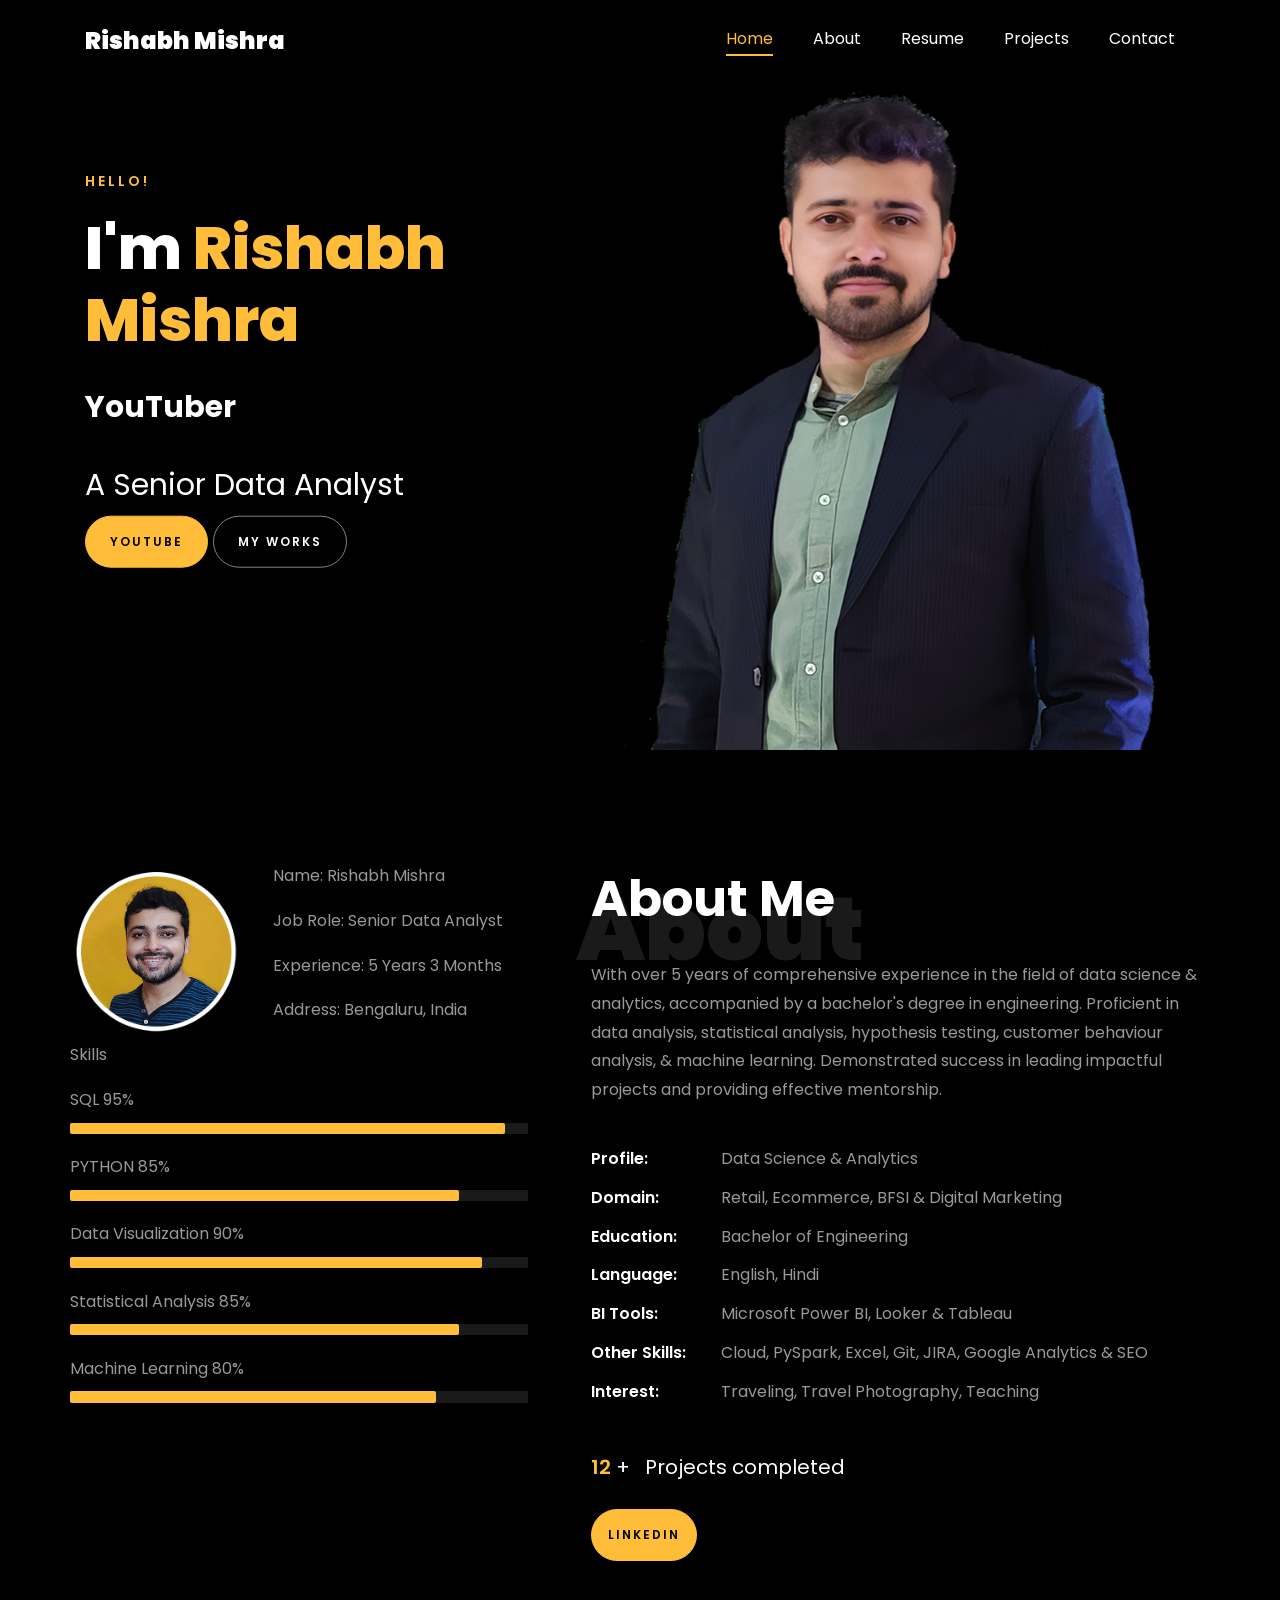
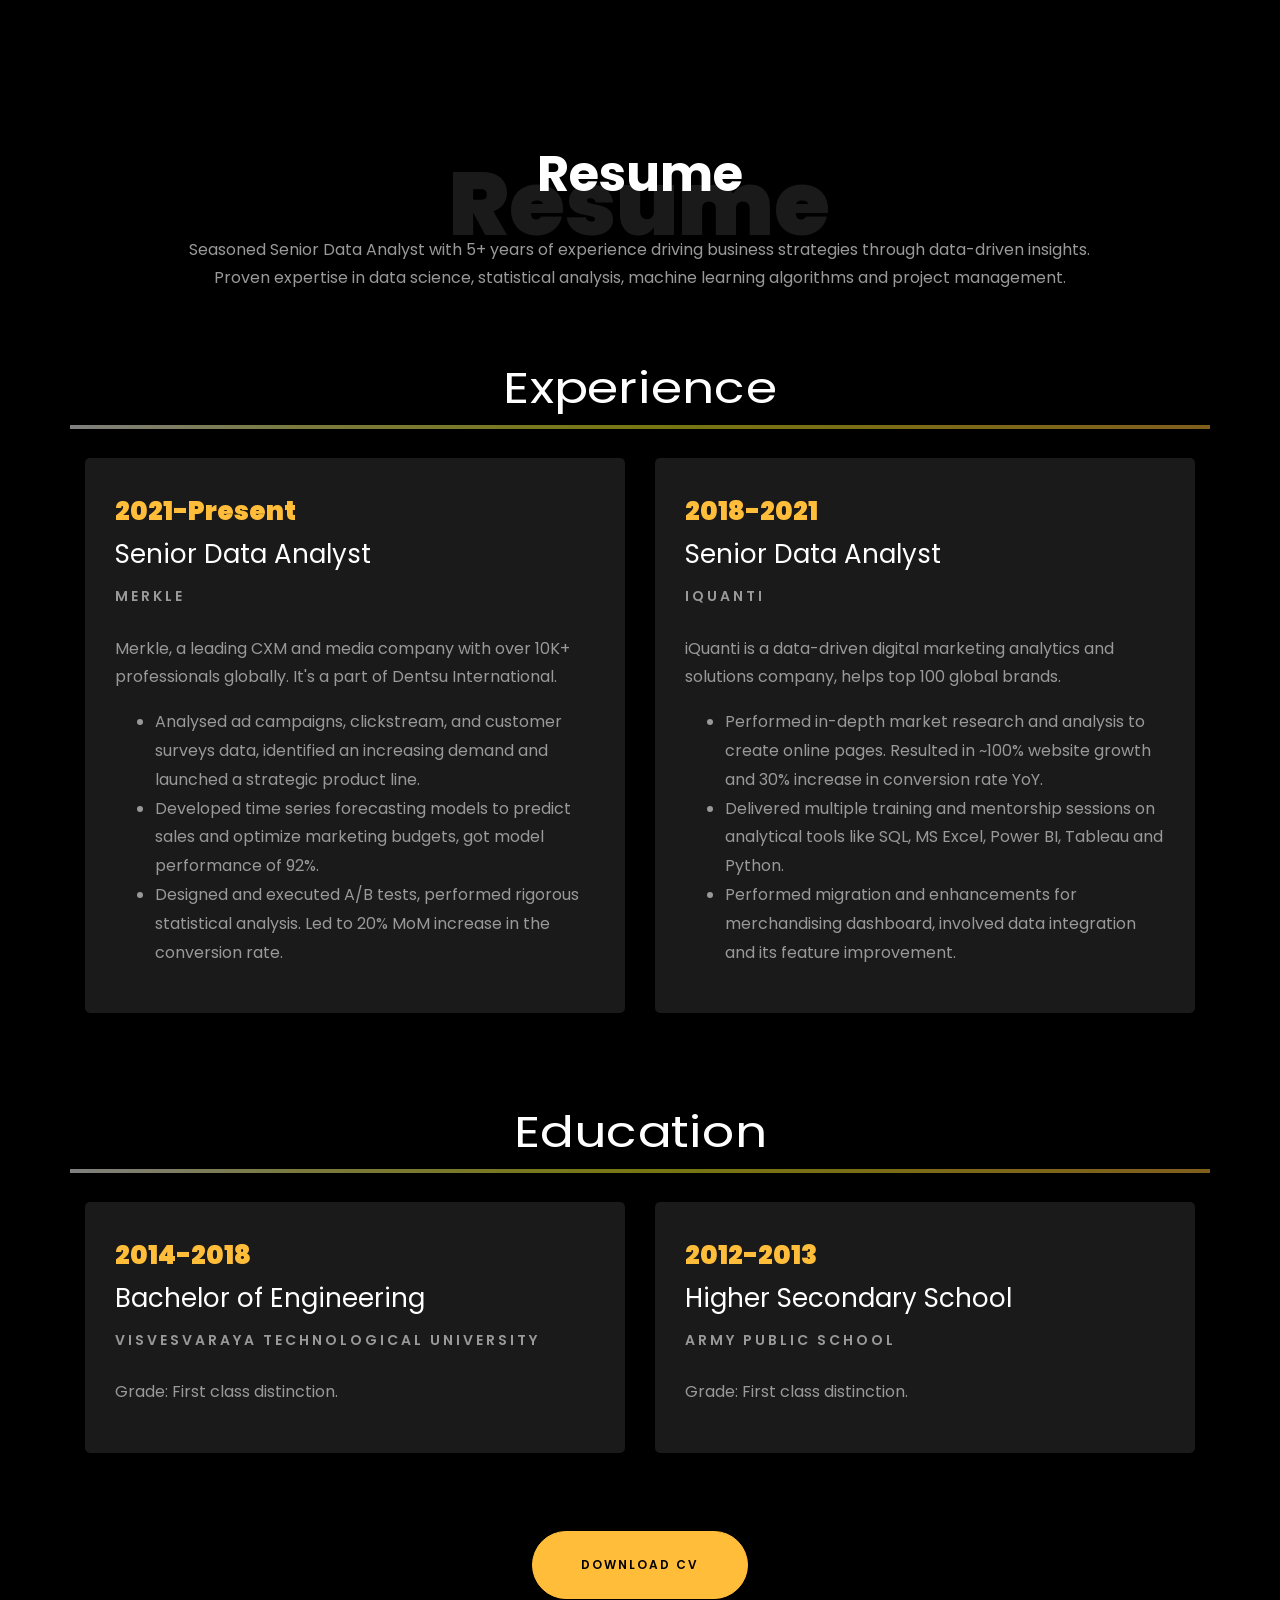
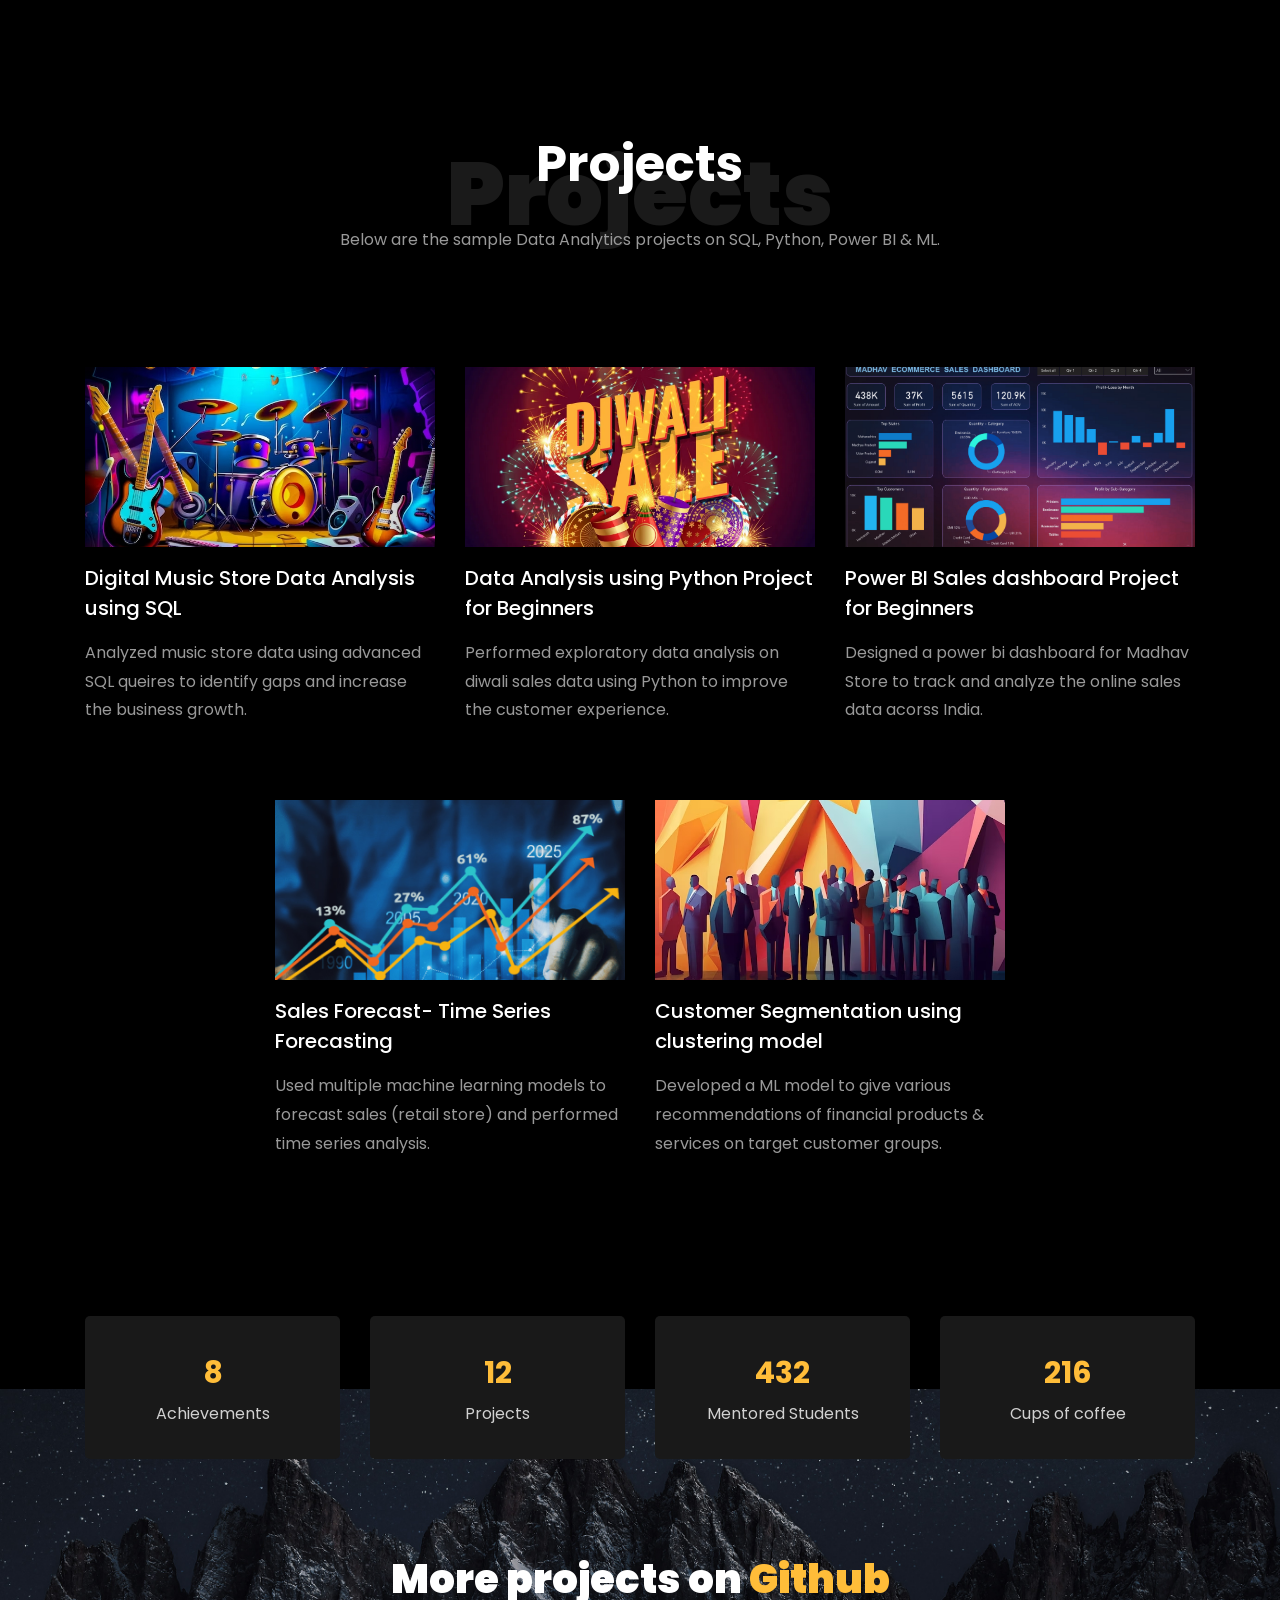
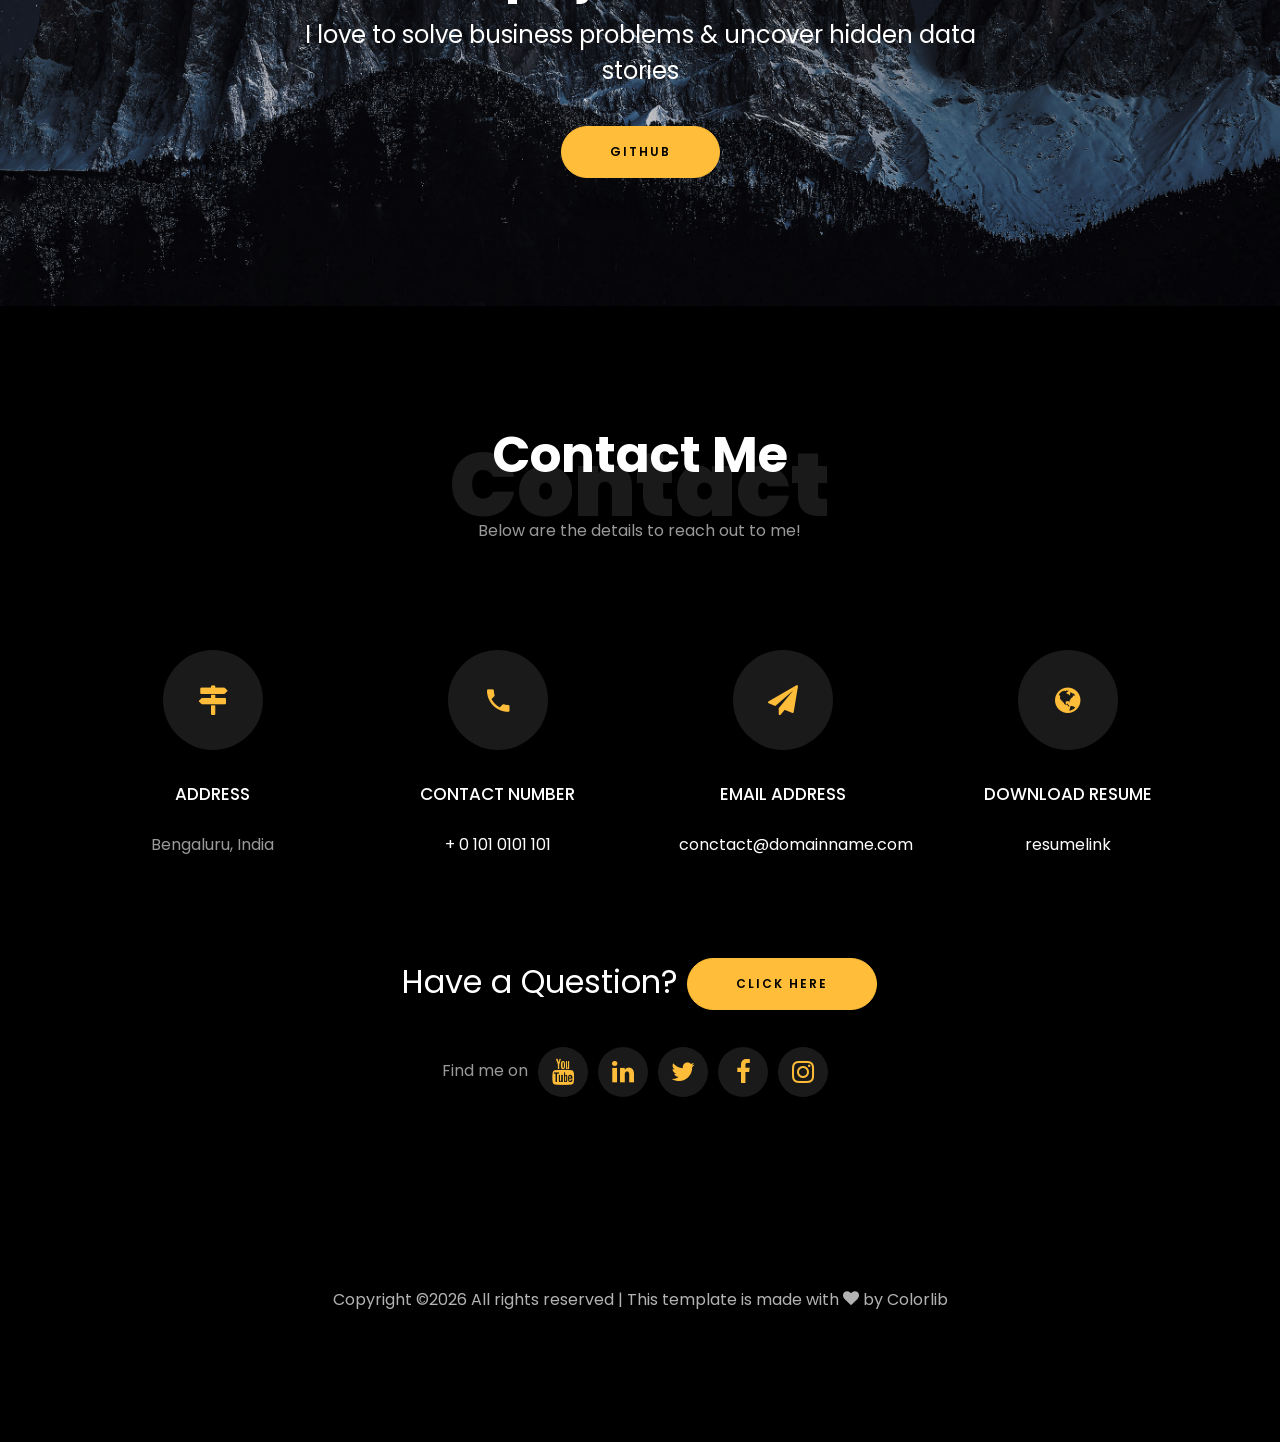
<file: index.html>
<!DOCTYPE html>
<html lang="en">
  <head>
    <title>Rishabh Mishra Portfolio</title>
    <meta charset="utf-8">
    <meta name="viewport" content="width=device-width, initial-scale=1, shrink-to-fit=no">
    
    <link href="https://fonts.googleapis.com/css?family=Poppins:100,200,300,400,500,600,700,800,900" rel="stylesheet">

    <link rel="stylesheet" href="css/open-iconic-bootstrap.min.css">
    <link rel="stylesheet" href="css/animate.css">
    
    <link rel="stylesheet" href="css/owl.carousel.min.css">
    <link rel="stylesheet" href="css/owl.theme.default.min.css">
    <link rel="stylesheet" href="css/magnific-popup.css">

    <link rel="stylesheet" href="css/aos.css">

    <link rel="stylesheet" href="css/ionicons.min.css">
    
    <link rel="stylesheet" href="css/flaticon.css">
    <link rel="stylesheet" href="css/icomoon.css">
    <link rel="stylesheet" href="css/style.css">



<style>

/*======================================
//--//-->   ABOUT
======================================*/

.about-mf .box-shadow-full {
  padding-top: 4rem;
  padding-bottom: 4rem;
}

.about-mf .about-img {
  margin-bottom: 2rem;
}

.about-mf .about-img img {
  margin-left: 10px;
}


.skill-mf .progress {
  /* background-color: #cde1f8; */
  margin: .5rem 0 1.2rem 0;
  border-radius: 0;
  height: .7rem;
}

.skill-mf .progress .progress-bar {
  height: .7rem;
  background-color: #ffbd39;
}


/* Animation styles */
#typing-animation {
  position: relative;
  font-size: 30px;
  font-weight: bold;
  color: rgb(255, 255, 255);
  overflow: hidden;
  white-space: nowrap;
  animation: typing 3s steps(20, end) infinite;
}

#typing-animation:before {
  content: "";
  /* position: absolute; */
  top: 0;
  left: 0;
  width: 0;
  height: 100%;
  background-color: #ccc;
  animation: typing-cursor 0.5s ease-in-out infinite;
}

@keyframes typing {
  from {
    width: 0;
  }
  to {
    width: 100%;
  }
}

@keyframes typing-cursor {
  from {
    width: 5px;
  }
  to {
    width: 0;
  }
}


/* project image zoom effect */

.zoom-effect {
  overflow: hidden;
  transition: transform 0.3s ease-out;
}

.zoom-effect:hover {
  transform: scale(1.1);
}


</style>


  </head>
  <body data-spy="scroll" data-target=".site-navbar-target" data-offset="300">
	  
	  
    <nav class="navbar navbar-expand-lg navbar-dark ftco_navbar ftco-navbar-light site-navbar-target" id="ftco-navbar">
	    <div class="container">
	      <a class="navbar-brand" href="index.html">Rishabh Mishra</a>
	      <button class="navbar-toggler js-fh5co-nav-toggle fh5co-nav-toggle" type="button" data-toggle="collapse" data-target="#ftco-nav" aria-controls="ftco-nav" aria-expanded="false" aria-label="Toggle navigation">
	        <span class="oi oi-menu"></span> Menu
	      </button>

	      <div class="collapse navbar-collapse" id="ftco-nav">
	        <ul class="navbar-nav nav ml-auto">
	          <li class="nav-item"><a href="#home-section" class="nav-link"><span>Home</span></a></li>
	          <li class="nav-item"><a href="#about-section" class="nav-link"><span>About</span></a></li>
	          <li class="nav-item"><a href="#resume-section" class="nav-link"><span>Resume</span></a></li>
	          <li class="nav-item"><a href="#project-section" class="nav-link"><span>Projects</span></a></li>
	          <li class="nav-item"><a href="#contact-section" class="nav-link"><span>Contact</span></a></li>
	        </ul>
	      </div>
	    </div>
	  </nav>
	  <section id="home-section" class="hero">
		  <div class="home-slider  owl-carousel">
	       <div class="slider-item ">
	      	<div class="overlay"></div>
	         <div class="container">
	          <div class="row d-md-flex no-gutters slider-text align-items-end justify-content-end" data-scrollax-parent="true">
	          	<div class="one-third js-fullheight order-md-last img" style="background-image:url(images/bg_1.png);">
	          	 <div class="overlay"></div>
	          	</div>
		          <div class="one-forth d-flex  align-items-center ftco-animate" data-scrollax=" properties: { translateY: '70%' }">
		          	<div class="text">
		          		<span class="subheading">Hello!</span>
			            <h1 class="mb-4 mt-3">I'm <span>Rishabh Mishra</span></h1>

						<!-- Element to contain animated typing -->
						<span id="typing-animation"></span>

						<script>

						// Initialize the typing animation
						const typingAnimationElement = document.getElementById('typing-animation');

						// Create an array of typing text
						const typingTexts = [
						'Engineer  ',
						'YouTuber  ',
						'Teacher   ',
						];

						// Create a function to display the typing animation for a given text
						function playTypingAnimation(text) {
						// Loop through each character and add it to the element
						for (let i = 0; i < text.length; i++) {
							setTimeout(() => {
							typingAnimationElement.textContent += text[i];
							}, i * 200); // Increase the delay to slow down the typing animation
						}

						// Once the animation is complete, reset the text and start over
						setTimeout(() => {
							typingAnimationElement.textContent = '';
							playTypingAnimation(typingTexts[(typingTexts.indexOf(text) + 1) % typingTexts.length]);
						}, text.length * 200);
						}

						// Start the typing animation loop
						playTypingAnimation(typingTexts[0]);

						</script>

						<br>
						<br>
			            <h2>A Senior Data Analyst</h2>
						<!-- <h2 class="d-flex" style="margin-bottom: 0">With over 5 years of experience</h2> -->
						<!-- <br> -->
			            <p><a href="https://www.youtube.com/@RishabhMishraOfficial" class="btn btn-primary py-3 px-4">YouTube</a> 
							<a href="https://github.com/rishabhnmishra" class="btn btn-white btn-outline-white py-3 px-4">My works</a></p>
		            </div>
		          </div>
	        	</div>
	        </div>
	      </div>
		</div>
    </section>



    <section class="ftco-about img ftco-section ftco-no-pb" id="about-section">
    	<div class="container">
			<div class="row">
				<div class="row d-flex align-items-stretch">
				<!-- <div class="row d-flex"> -->
					<div class="col-md-6 col-lg-5 d-flex">
						<div class="img-about img d-flex align-items-stretch">
							<div class="overlay">
								<div class="row">
									<div class="col-sm-6 col-md-5">
									  <div class="about-img">
										<img src="images/about-me.png" class="img-fluid rounded b-shadow-a" alt="">
									  </div>
									</div>
									<!-- Details next to profile image -->
									<div class="col-sm-6 col-md-7">
									  <div class="about-info">
										<p><span class="title-s">Name: </span> <span>Rishabh Mishra</span></p>
										<p><span class="title-s">Job Role: </span> <span>Senior Data Analyst</span></p>
										<p><span class="title-s">Experience: </span> <span>5 Years 3 Months</span></p>
										<p><span class="title-s">Address: </span> <span>Bengaluru, India</span></p>
									  </div>
									</div>
								  </div>

								<div class="skill-mf">
									<p class="title-s">Skills</p>
									<span>SQL</span> <span class="pull-right">95%</span>
									<div class="progress">
										<div class="progress-bar" role="progressbar" style="width: 95%;" aria-valuenow="95" aria-valuemin="0"
											aria-valuemax="100"></div>
									</div>
									
									<span>PYTHON</span> <span class="pull-right">85%</span>
									<div class="progress">
										<div class="progress-bar" role="progressbar" style="width: 85%" aria-valuenow="85" aria-valuemin="0"
											aria-valuemax="100"></div>
									</div>
									
									<span>Data Visualization</span> <span class="pull-right">90%</span>
									<div class="progress">
										<div class="progress-bar" role="progressbar" style="width: 90%" aria-valuenow="90" aria-valuemin="0"
											aria-valuemax="100"></div>
									</div>
									
									<span>Statistical Analysis</span> <span class="pull-right">85%</span>
									<div class="progress">
										<div class="progress-bar" role="progressbar" style="width: 85%" aria-valuenow="85" aria-valuemin="0"
											aria-valuemax="100"></div>
									</div>
									
									<span>Machine Learning</span> <span class="pull-right">80%</span>
									<div class="progress">
										<div class="progress-bar" role="progressbar" style="width: 80%" aria-valuenow="80" aria-valuemin="0"
											aria-valuemax="100"></div>
									</div>
								</div>
							</div>
						</div>
					</div>
					
					<div class="col-md-6 col-lg-7 pl-lg-5 pb-5">
						<div class="row justify-content-start pb-3">
							<div class="col-md-12 heading-section ftco-animate">
								
								<h1 class="big">About</h1>
								<h2 class="mb-4">About Me</h2>
								
								<p>With over 5 years of comprehensive experience in the field of data science & analytics, accompanied by a bachelor's degree in engineering. 
									Proficient in data analysis, statistical analysis, hypothesis testing, customer behaviour analysis, &amp; machine learning. 
									Demonstrated success in leading impactful projects and providing effective mentorship.</p>
								<ul class="about-info mt-4 px-md-0 px-2">
									<li class="d-flex"><span>Profile:</span> <span>Data Science &amp; Analytics</span></li>
									<li class="d-flex"><span>Domain:</span> <span>Retail, Ecommerce, BFSI &amp; Digital Marketing</span></li>
									<li class="d-flex"><span>Education:</span> <span>Bachelor of Engineering</span></li>
									<li class="d-flex"><span>Language:</span> <span>English, Hindi</span></li>
									<li class="d-flex"><span>BI Tools:</span> <span>Microsoft Power BI, Looker &amp; Tableau</span></li>
									<li class="d-flex"><span>Other Skills:</span> <span>Cloud, PySpark, Excel, Git, JIRA, Google Analytics &amp; SEO</span></li>
									<li class="d-flex"><span>Interest:</span> <span>Traveling, Travel Photography, Teaching</span></li>
									
								</ul>
							</div>
						</div>


						<div class="counter-wrap ftco-animate d-flex mt-md-3">
							<div class="text">
								<p class="mb-4">
									<span class="number" data-number="30">0</span> <span>+</span>
									<span>&nbsp; Projects completed</span>
								</p>
								<p><a href="https://www.linkedin.com/in/rishabhnmishra/" class="btn btn-primary py-3 px-3">LinkedIn</a></p>
							</div>
						</div>
					</div>
				</div>
			</div>
		</div>
    </section>



	
    <section class="ftco-section ftco-no-pb" id="resume-section">
    	<div class="container">
    		<div class="row justify-content-center pb-5">
          <div class="col-md-10 heading-section text-center ftco-animate">
          	<h1 class="big big-2">Resume</h1>
            <h2 class="mb-4">Resume</h2>
            <p>Seasoned Senior Data Analyst with 5+ years of experience driving business strategies through data-driven insights. Proven expertise in data science, statistical analysis, machine learning algorithms and project management.</p>
          </div>
        </div>

		<div class="row">
			<h1 class="big-4">Experience</h1>
			<div class="underline"></div>
		</div>
		<br>
		
		<div class="row">
				<div class="col-md-6">
					<div class="resume-wrap ftco-animate">
						<span class="date">2021-Present</span>
						<h2>Senior Data Analyst</h2>
						<span class="position">Merkle</span>
						<p class="mt-4">Merkle, a leading CXM and media company with over 10K+ professionals globally. It's a part of Dentsu International. 
							<ul>
								<li>Analysed ad campaigns, clickstream, and customer surveys data, identified an increasing demand and launched a strategic product line.</li>
								<li>Developed time series forecasting models to predict sales and optimize marketing budgets, got model performance of 92%.</li>
								<li>Designed and executed A/B tests, performed rigorous statistical analysis. Led to 20% MoM increase in the conversion rate.</li>
							</ul>
						</p>
					</div>

				</div>

				<div class="col-md-6">
					<div class="resume-wrap ftco-animate">
						<span class="date">2018-2021</span>
						<h2>Senior Data Analyst</h2>
						<span class="position">iQuanti</span>
						<p class="mt-4">iQuanti is a data-driven digital marketing analytics and solutions company, helps top 100 global brands. 
							<ul>
								<li>Performed in-depth market research and analysis to create online pages. Resulted in ~100% website growth and 30% increase in conversion rate YoY.</li>
								<li>Delivered multiple training and mentorship sessions on analytical tools like SQL, MS Excel, Power BI, Tableau and Python.</li>
								<li>Performed migration and enhancements for merchandising dashboard, involved data integration and its feature improvement.</li>
							</ul>
						</p>
					</div>

				</div>
			</div>

		<br>
		<br>

		<div class="row">
			<h1 class="big-4">Education</h1>
			<div class="underline"></div>
		</div>
		<br>
		
			<div class="row">
    			<div class="col-md-6">
    				<div class="resume-wrap ftco-animate">
    					<span class="date">2014-2018</span>
    					<h2>Bachelor of Engineering</h2>
    					<span class="position">Visvesvaraya Technological University</span>
    					<p class="mt-4">Grade: First class distinction.</p>
    				</div>
    			</div>

    			<div class="col-md-6">
    				<div class="resume-wrap ftco-animate">
    					<span class="date">2012-2013</span>
    					<h2>Higher Secondary School</h2>
    					<span class="position">Army Public School</span>
    					<p class="mt-4">Grade: First class distinction.</p>
    				</div>
				</div>
    		</div>

    		<div class="row justify-content-center mt-5">
    			<div class="col-md-6 text-center ftco-animate">
    				<p><a href="#" class="btn btn-primary py-4 px-5">Download CV</a></p>
    			</div>
    		</div>
    	</div>
    </section>

   

    <section class="ftco-section" id="project-section">
      <div class="container">
        <div class="row justify-content-center mb-5 pb-5">
          <div class="col-md-7 heading-section text-center ftco-animate">
            <h1 class="big big-2">Projects</h1>
            <h2 class="mb-4">Projects</h2>
            <p>Below are the sample Data Analytics projects on SQL, Python, Power BI & ML.</p>
          </div>
        </div>
        <div class="row d-flex">
          <div class="col-md-4 d-flex ftco-animate">
          	<div class="blog-entry justify-content-end">
              <a href="https://github.com/rishabhnmishra/SQL_Music_Store_Analysis/blob/main/Music_Store_Query.sql" class="block-20 zoom-effect" style="background-image: url('images/proj_1.jpg');">
              </a>
              <div class="text mt-3 float-right d-block">

                <h3 class="heading"><a href="https://github.com/rishabhnmishra/SQL_Music_Store_Analysis/blob/main/Music_Store_Query.sql">Digital Music Store Data Analysis using SQL</a></h3>
                <p>Analyzed music store data using advanced SQL queires to identify gaps and increase the business growth.</p>
              </div>
            </div>
          </div>
          <div class="col-md-4 d-flex ftco-animate">
          	<div class="blog-entry justify-content-end">
              <a href="https://github.com/rishabhnmishra/Python_Diwali_Sales_Analysis/blob/main/Diwali_Sales_Analysis.ipynb" class="block-20 zoom-effect" style="background-image: url('images/proj_2.jpg');">
              </a>
              <div class="text mt-3 float-right d-block">

                <h3 class="heading"><a href="https://github.com/rishabhnmishra/Python_Diwali_Sales_Analysis/blob/main/Diwali_Sales_Analysis.ipynb">Data Analysis using Python Project for Beginners</a></h3>
                <p>Performed exploratory data analysis on diwali sales data using Python to improve the customer experience.</p>
              </div>
            </div>
          </div>
          <div class="col-md-4 d-flex ftco-animate">
          	<div class="blog-entry">
              <a href="https://github.com/rishabhnmishra/Madhav_Store_Analysis_PowerBI/blob/main/Madhav%20Store%20dashboard.jpg" class="block-20 zoom-effect" style="background-image: url('images/proj_3.jpg');">
              </a>
              <div class="text mt-3 float-right d-block">

                <h3 class="heading"><a href="https://github.com/rishabhnmishra/Madhav_Store_Analysis_PowerBI/blob/main/Madhav%20Store%20dashboard.jpg">Power BI Sales dashboard Project for Beginners</a></h3>
                <p>Designed a power bi dashboard for Madhav Store to track and analyze the online sales data acorss India.</p>
              </div>
            </div>
          </div>
        </div>
	<br>
		<!-- added justify-content-center to center align the last two projects -->
		<div class="row d-flex justify-content-center">  
			<div class="col-md-4 d-flex ftco-animate">
				<div class="blog-entry justify-content-end">
				<a href="https://github.com/rishabhnmishra/sales_forecasting/tree/main" class="block-20 zoom-effect" style="background-image: url('images/proj_4.jpg');">
				</a>
				<div class="text mt-3 float-right d-block">
  
				  <h3 class="heading"><a href="https://github.com/rishabhnmishra/sales_forecasting/tree/main">Sales Forecast- Time Series Forecasting</a></h3>
				  <p>Used multiple machine learning models to forecast sales (retail store) and performed time series analysis.</p>
				</div>
			  </div>
			</div>
			<div class="col-md-4 d-flex ftco-animate">
				<div class="blog-entry justify-content-end">
				<a href="https://github.com/rishabhnmishra/customer_segmentation/blob/main/Customer_Segmentation-final.ipynb" class="block-20 zoom-effect" style="background-image: url('images/proj_5.jpg');">
				</a>
				<div class="text mt-3 float-right d-block">
  
				  <h3 class="heading"><a href="https://github.com/rishabhnmishra/customer_segmentation/blob/main/Customer_Segmentation-final.ipynb">Customer Segmentation using clustering model</a></h3>
				  <p>Developed a ML model to give various recommendations of financial products &amp; services on target customer groups.</p>
				</div>
			  </div>
			</div>
		 </div>
	  </div>
    </section>

	<section class="ftco-section ftco-no-pt ftco-no-pb ftco-counter img" id="section-counter">
      <div class="container">
		<div class="row d-md-flex align-items-center">
          <div class="col-md d-flex justify-content-center counter-wrap ftco-animate">
            <div class="block-18">
              <div class="text">
                <strong class="number" data-number="20">0</strong>
                <span>Achievements</span>
              </div>
            </div>
          </div>
          <div class="col-md d-flex justify-content-center counter-wrap ftco-animate">
            <div class="block-18">
              <div class="text">
                <strong class="number" data-number="30">0</strong>
                <span>Projects</span>
              </div>
            </div>
          </div>
          <div class="col-md d-flex justify-content-center counter-wrap ftco-animate">
            <div class="block-18">
              <div class="text">
                <strong class="number" data-number="1000">0</strong>
                <span>Mentored Students</span>
              </div>
            </div>
          </div>
          <div class="col-md d-flex justify-content-center counter-wrap ftco-animate">
            <div class="block-18">
              <div class="text">
                <strong class="number" data-number="500">0</strong>
                <span>Cups of coffee</span>
              </div>
            </div>
          </div>
        </div>
      </div>
	
	  <div class="ftco-section ftco-hireme img margin-top" style="background-image: url(images/bg_1.jpg)">
			<!-- <div class="container"> -->
				<div class="row justify-content-center">
					<div class="col-md-7 ftco-animate text-center">
						<h2>More projects on<span> Github  </span> </h2>
						<div class="heading"> <h4> I love to solve business problems &amp; uncover hidden data stories </h4>
						<br>
						<p><a href="https://github.com/rishabhnmishra" class="btn btn-primary py-3 px-5">GitHub</a></p>
						</div>
					</div>
				</div>
			<!-- </div> -->
		</div>
	</section>



    <section class="ftco-section contact-section ftco-no-pb" id="contact-section">
      <div class="container">
      	<div class="row justify-content-center mb-5 pb-3">
          <div class="col-md-7 heading-section text-center ftco-animate">
            <h1 class="big big-2">Contact</h1>
            <h2 class="mb-4">Contact Me</h2>
            <p>Below are the details to reach out to me!</p>
          </div>
        </div>

        <div class="row d-flex contact-info mb-5">
          <div class="col-md-6 col-lg-3 d-flex ftco-animate">
          	<div class="align-self-stretch box p-4 text-center">
          		<div class="icon d-flex align-items-center justify-content-center">
          			<span class="icon-map-signs"></span>
          		</div>
          		<h3 class="mb-4">Address</h3>
	            <p>Bengaluru, India</p>
	          </div>
          </div>
          <div class="col-md-6 col-lg-3 d-flex ftco-animate">
          	<div class="align-self-stretch box p-4 text-center">
          		<div class="icon d-flex align-items-center justify-content-center">
          			<span class="icon-phone2"></span>
          		</div>
          		<h3 class="mb-4">Contact Number</h3>
	            <p><a href="tel://0101010101">+ 0 101 0101 101</a></p>
	          </div>
          </div>
          <div class="col-md-6 col-lg-3 d-flex ftco-animate">
          	<div class="align-self-stretch box p-4 text-center">
          		<div class="icon d-flex align-items-center justify-content-center">
          			<span class="icon-paper-plane"></span>
          		</div>
          		<h3 class="mb-4">Email Address</h3>
	            <p><a href="mailto:info@yoursite.com">conctact@domainname.com</a></p>
	          </div>
          </div>
          <div class="col-md-6 col-lg-3 d-flex ftco-animate">
          	<div class="align-self-stretch box p-4 text-center">
          		<div class="icon d-flex align-items-center justify-content-center">
          			<span class="icon-globe"></span>
          		</div>
          		<h3 class="mb-4">Download Resume</h3>
	            <p><a href="#">resumelink</a></p>
	          </div>
          </div>

		  <div class="container">
			<br>
			<br>
			<div class="row justify-content-center">
				<div class="col-md-7 ftco-animate text-center">
					<h2>Have a<span> Question?  </span> <a href="https://forms.gle/uLaTShUKXraAvHJ77" class="btn btn-primary py-3 px-5">Click Here</a> </h2>
				</div>
			</div>
				<br>
					<ul class="ftco-footer-social list-unstyled d-flex justify-content-center align-items-center mb-0">
					  <li class="ftco-animate normal-txt">Find me on  </li>
					  <li class="ftco-animate"><a href="https://www.youtube.com/@RishabhMishraOfficial"><span class="icon-youtube"></span></a></li>
					  <li class="ftco-animate"><a href="https://www.linkedin.com/in/rishabhnmishra/"><span class="icon-linkedin"></span></a></li>  
					  <li class="ftco-animate"><a href="https://twitter.com/rishabhnmishra"><span class="icon-twitter"></span></a></li>
					  <li class="ftco-animate"><a href="https://twitter.com/rishabhnmishra"><span class="icon-facebook"></span></a></li>
				      <li class="ftco-animate"><a href="https://www.instagram.com/rishabhnmishra/"><span class="icon-instagram"></span></a></li>
					</ul>
				<br>
		   </div>
   </div>
 </section>


 
	
    <footer class="ftco-footer ftco-section">
		<div class="container">
		  <div class="row">
			<div class="col-md-12 text-center">
  
			  <p><!-- Link back to Colorlib can't be removed. Template is licensed under CC BY 3.0. -->
	Copyright &copy;<script>document.write(new Date().getFullYear());</script> All rights reserved | This template is made with <i class="icon-heart color-danger" aria-hidden="true"></i> by <a href="https://colorlib.com" target="_blank">Colorlib</a>
	<!-- Link back to Colorlib can't be removed. Template is licensed under CC BY 3.0. --></p>
			</div>
		  </div>
		</div>
	  </footer>


  <!-- loader -->
  <div id="ftco-loader" class="show fullscreen"><svg class="circular" width="48px" height="48px"><circle class="path-bg" cx="24" cy="24" r="22" fill="none" stroke-width="4" stroke="#eeeeee"/><circle class="path" cx="24" cy="24" r="22" fill="none" stroke-width="4" stroke-miterlimit="10" stroke="#F96D00"/></svg></div>


  <script src="js/jquery.min.js"></script>
  <script src="js/jquery-migrate-3.0.1.min.js"></script>
  <script src="js/popper.min.js"></script>
  <script src="js/bootstrap.min.js"></script>
  <script src="js/jquery.easing.1.3.js"></script>
  <script src="js/jquery.waypoints.min.js"></script>
  <script src="js/jquery.stellar.min.js"></script>
  <script src="js/owl.carousel.min.js"></script>
  <script src="js/jquery.magnific-popup.min.js"></script>
  <script src="js/aos.js"></script>
  <script src="js/jquery.animateNumber.min.js"></script>
  <script src="js/scrollax.min.js"></script>
  
  <script src="js/main.js"></script>
    
  </body>
</html>
</file>
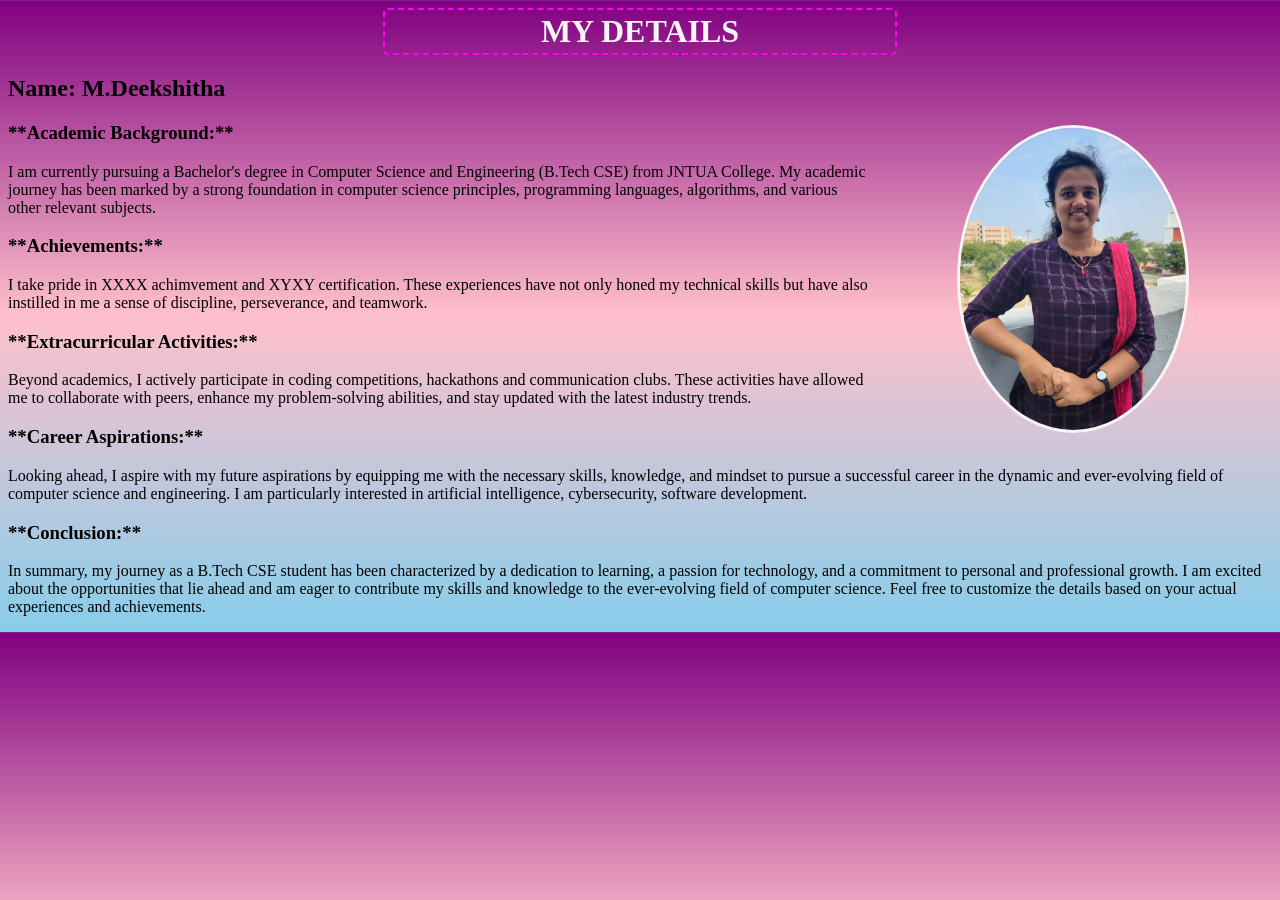
<file: about.html>
<!DOCTYPE html>
<html lang="en">
<head>
    <meta charset="UTF-8">
    <meta name="viewport" content="width=device-width, initial-scale=1.0">
    <title>about</title>
    <style>
        body {
        background:linear-gradient(
            purple,
            pink,
            skyblue
        );
        background-position: center;
        /* background-size: cover; */
        /* background-repeat: repeat; */
        /* height: auto; */
        
        }
        .heading1{
            text-align: center;
            color:whitesmoke;
            border: 2px dashed rgb(248, 6, 240);
            border-radius: 5px;
            padding: 3px 5px;
            width: 500px;
            margin: auto;
        }
        .img{
            /* width: auto; */
            float: right;
            text-align: center;
            padding: 10px;
            margin:auto;
            margin-top: 40px;
            width: 10cm;
        }
        img{
            max-width: 20cm;
            max-height: 8cm;
        }
        </style>
</head>
<body>
    <div id="about">
    <h1 class="heading1" >MY DETAILS</h1>
    <div class="container">
        <div class="img">
            <img src="my_pic.jpg" alt="pic" style="border-radius: 50%;
    border: 3px solid whitesmoke;"></div>
        <div class="details">
            <h2>Name: M.Deekshitha</h2>
            <h3> **Academic Background:**</h3>
            <p>I am currently pursuing a Bachelor's degree in Computer Science and Engineering (B.Tech CSE) from JNTUA College. My academic journey has been marked by a strong foundation in computer science principles, programming languages, algorithms, and various other relevant subjects.
            </p>
                   
            <h3> **Achievements:**</h3>
            <p> I take pride in XXXX achimvement and XYXY certification. These experiences have not only honed my technical skills but have also instilled in me a sense of discipline, perseverance, and teamwork.</p>
        
            <h3> **Extracurricular Activities:**</h3>
            <p> Beyond academics, I actively participate in coding competitions, hackathons and communication clubs. These activities have allowed me to collaborate with peers, enhance my problem-solving abilities, and stay updated with the latest industry trends.</p>
        
            <h3> **Career Aspirations:**</h3>
            <p> Looking ahead, I aspire with my future aspirations by equipping me with the necessary skills, knowledge, and mindset to pursue a successful career in the dynamic and ever-evolving field of computer science and engineering. I am particularly interested in artificial intelligence, cybersecurity, software development.</p>
        
            <h3> **Conclusion:**</h3>
            <p> In summary, my journey as a B.Tech CSE student has been characterized by a dedication to learning, a passion for technology, and a commitment to personal and professional growth. I am excited about the opportunities that lie ahead and am eager to contribute my skills and knowledge to the ever-evolving field of computer science.
            Feel free to customize the details based on your actual experiences and achievements.</p>
        </div>
    </div>
    </div>
</body>
</html>
</file>
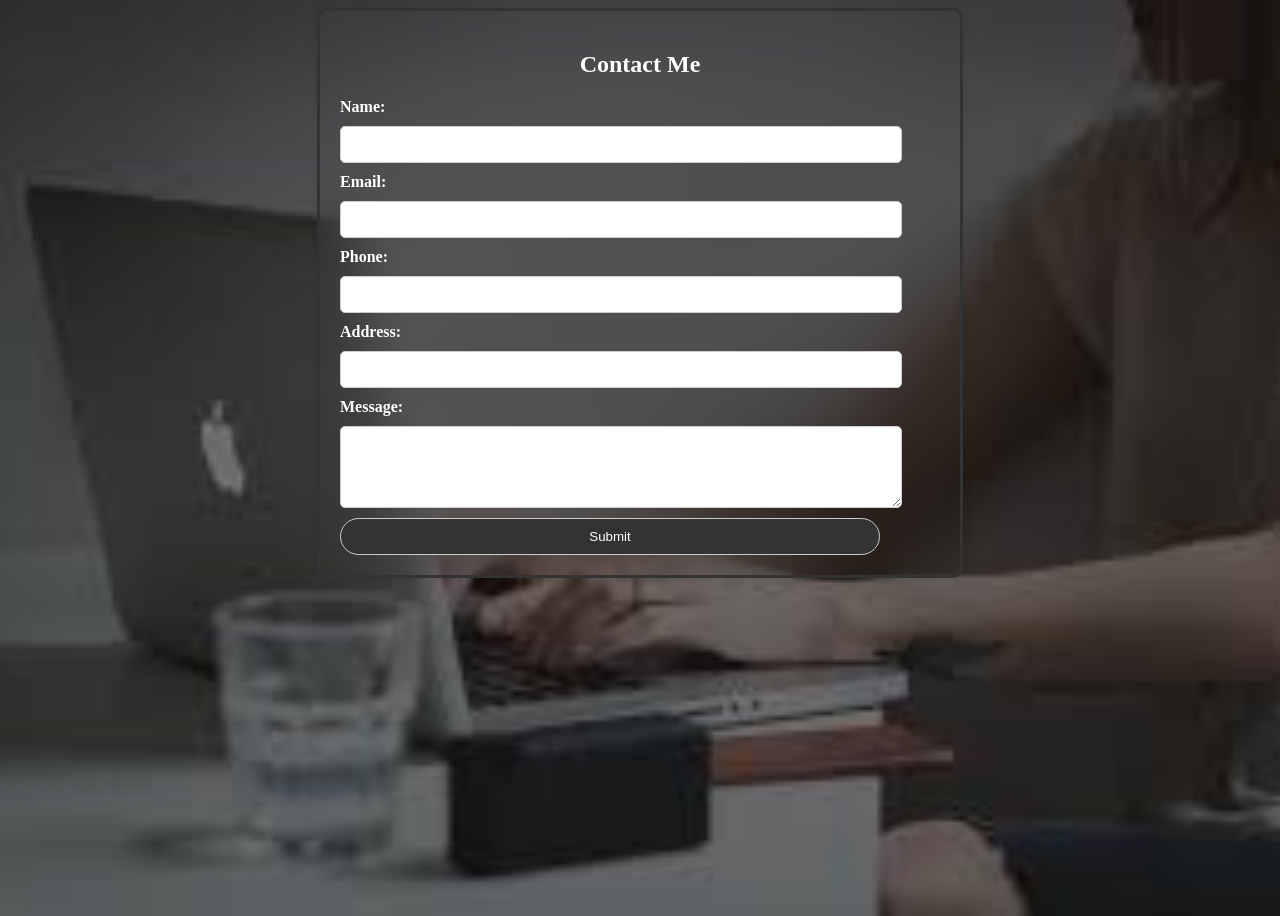
<file: contact.html>
<!DOCTYPE html>
<html lang="en">
<head>
    <style>
        .contact-section {
    background-color: #87CEEB; /* Sky blue background */
    padding: 50px 0;
    text-align: center;
}
body{
    background-image: url(contact.jpeg);
    background-position: center;
    background-size: cover;
    background-repeat: no-repeat;
    height: 100vh;
    z-index:-1;
   
}
.contact-form {
    /* background-color: white; */
    border:solid #333;
    max-width: 600px;
    margin: 0 auto;
    padding: 20px;
    border-radius: 10px;
    box-shadow: 0 0 10px rgba(0, 0, 0, 0.1);
    backdrop-filter: blur(25px); 
}

.contact-form h2 {
    color: white;
}

.contact-form form {
    display: grid;
    gap: 10px;
    text-align: left;
}

.contact-form label {
    font-weight: bold;
    color: white;
}

.contact-form input,
.contact-form textarea {
    width: 90%;
    padding: 10px;
    border: 1px solid #ccc;
    border-radius: 5px;
}
.contact-form input:hover,
.contact-form textarea:hover{
    border: solid black;
}

.contact-form input[type="submit"] {
    background-color: #333;
    color: white;
    cursor: pointer;
    border-radius: 50px;
    transition: background-color 0.3s;
  
}

.contact-form input[type="submit"]:hover {
    font-weight: bold;
    background-color: whitesmoke;
    border: solid black; 
    color: black;
    border-radius: 50px;
}
    </style>
    <meta charset="UTF-8">
    <meta name="viewport" content="width=<section id="contact" class="contact-section">
       
    </section>
    <title >contact form</title>
</head>
<body>
    <div class="contact-form">
        <h2 style="text-align: center;">Contact Me</h2>
        <form action="#" method="post" class="input-forms">
            <label for="name">Name:</label>
            <input type="text" id="name" name="name" required>

            <label for="email">Email:</label>
            <input type="email" id="email" name="email" required>

            <label for="phone">Phone:</label>
            <input type="tel" id="phone" name="phone" required>

            <label for="address">Address:</label>
            <input type="text" id="address" name="address" required>

            <label for="message">Message:</label>
            <textarea id="message" name="message" rows="4" required></textarea>

            <input type="submit" value="Submit">
        </form>
    </div>
</body>
</html>
</file>
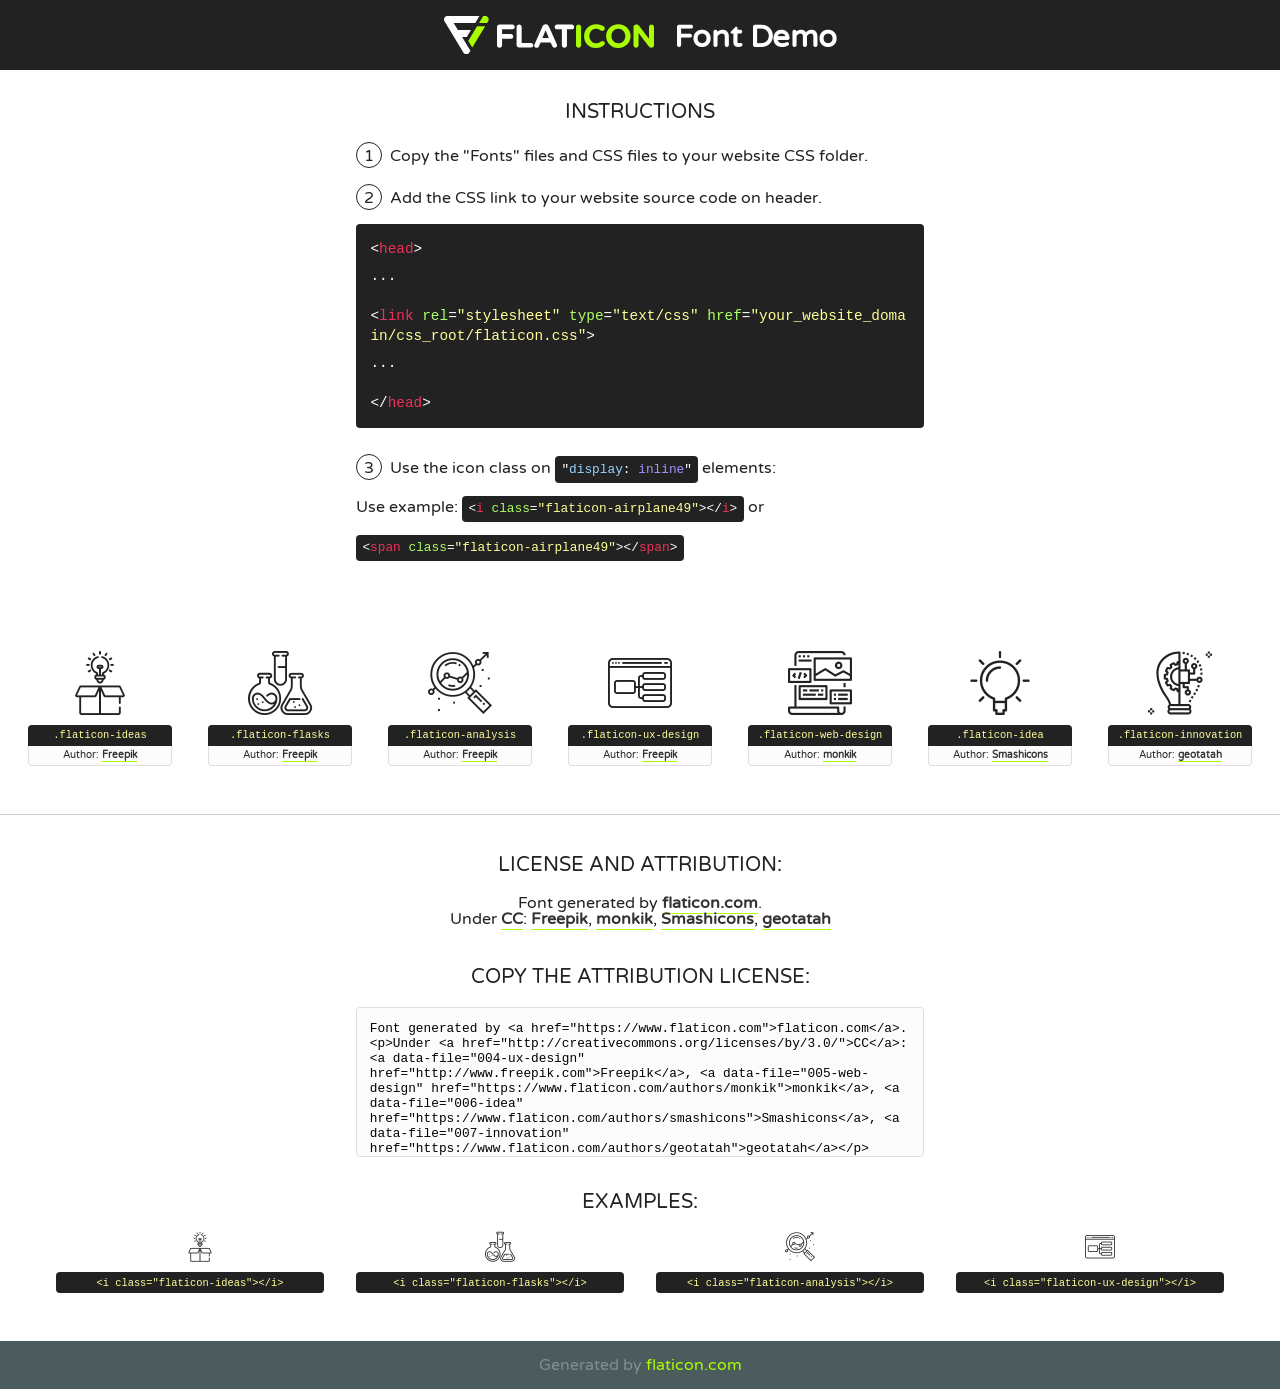
<file: fonts/flaticon/font/flaticon.html>
<!DOCTYPE html>
<!--
  Flaticon icon font: Flaticon
  Creation date: 20/03/2019 02:18
-->
<html>
<!DOCTYPE html>
<html>

<head>
    <title>Flaticon WebFont</title>
    <link href="http://fonts.googleapis.com/css?family=Varela+Round" rel="stylesheet" type="text/css" />
    <link rel="stylesheet" type="text/css" href="flaticon.css">
    <meta charset="UTF-8">
    <style>
    html, body, div, span, applet, object, iframe,
    h1, h2, h3, h4, h5, h6, p, blockquote, pre,
    a, abbr, acronym, address, big, cite, code,
    del, dfn, em, img, ins, kbd, q, s, samp,
    small, strike, strong, sub, sup, tt, var,
    b, u, i, center,
    dl, dt, dd, ol, ul, li,
    fieldset, form, label, legend,
    table, caption, tbody, tfoot, thead, tr, th, td,
    article, aside, canvas, details, embed, 
    figure, figcaption, footer, header, hgroup, 
    menu, nav, output, ruby, section, summary,
    time, mark, audio, video {
        margin: 0;
        padding: 0;
        border: 0;
        font-size: 100%;
        font: inherit;
        vertical-align: baseline;
    }
    /* HTML5 display-role reset for older browsers */
    article, aside, details, figcaption, figure, 
    footer, header, hgroup, menu, nav, section {
        display: block;
    }
    body {
        line-height: 1;
    }
    ol, ul {
        list-style: none;
    }
    blockquote, q {
        quotes: none;
    }
    blockquote:before, blockquote:after,
    q:before, q:after {
        content: '';
        content: none;
    }
    table {
        border-collapse: collapse;
        border-spacing: 0;
    }
    body {
        font-family: 'Varela Round', Helvetica, Arial, sans-serif;
        font-size: 16px;
        color: #222;
    }
    a {
        color: #333;
        border-bottom: 1px solid #a9fd00;
        font-weight: bold;
        text-decoration: none;
    }
    * {
        -moz-box-sizing: border-box;
        -webkit-box-sizing: border-box;
        box-sizing: border-box;
        margin: 0;
        padding: 0;
    }
    [class^="flaticon-"]:before, [class*=" flaticon-"]:before, [class^="flaticon-"]:after, [class*=" flaticon-"]:after {
        font-family: Flaticon;
        font-size: 30px;
        font-style: normal;
        margin-left: 20px;
        color: #333;
    }
    .wrapper {
        max-width: 600px;
        margin: auto;
        padding: 0 1em;
    }
    .title {
        font-size: 1.25em;
        text-align: center;
        margin-bottom: 1em;
        text-transform: uppercase;
    }
    header {
        text-align: center;
        background-color: #222;
        color: #fff;
        padding: 1em;
    }
    header .logo {
        width: 210px;
        height: 38px;
        display: inline-block;
        vertical-align: middle;
        margin-right: 1em;
        border: none;
    }
    header strong {
        font-size: 1.95em;
        font-weight: bold;
        vertical-align: middle;
        margin-top: 5px;
        display: inline-block;
    }
    .demo {
        margin: 2em auto;
        line-height: 1.25em;
    }
    .demo ul li {
        margin-bottom: 1em;
    }
    .demo ul li .num {
        color: #222;
        border-radius: 20px;
        display: inline-block;
        width: 26px;
        padding: 3px;
        height: 26px;
        text-align: center;
        margin-right: 0.5em;
        border: 1px solid #222;
    }
    .demo ul li code {
        background-color: #222;
        border-radius: 4px;
        padding: 0.25em 0.5em;
        display: inline-block;
        color: #fff;
        font-family: Consolas,Monaco,Lucida Console,Liberation Mono,DejaVu Sans Mono,Bitstream Vera Sans Mono,Courier New, monospace;
        font-weight: lighter;
        margin-top: 1em;
        font-size: 0.8em;
        word-break: break-all;
    }
    .demo ul li code.big {
        padding: 1em;
        font-size: 0.9em;
    }
    .demo ul li code .red {
        color: #EF3159;
    }
    .demo ul li code .green {
        color: #ACFF65;
    }
    .demo ul li code .yellow {
        color: #FFFF99;
    }
    .demo ul li code .blue {
        color: #99D3FF;
    }
    .demo ul li code .purple {
        color: #A295FF;
    }
    .demo ul li code .dots {
        margin-top: 0.5em;
        display: block;
    }
    #glyphs {
        border-bottom: 1px solid #ccc;
        padding: 2em 0;
        text-align: center;
    }
    .glyph {
        display: inline-block;
        width: 9em;
        margin: 1em;
        text-align: center;
        vertical-align: top;
        background: #FFF;
    }
    .glyph .glyph-icon {
        padding: 10px;
        display: block;
        font-family:"Flaticon";
        font-size: 64px;
        line-height: 1;
    }
    .glyph .glyph-icon:before {
        font-size: 64px;
        color: #222;
        margin-left: 0;
    }
    .class-name {
        font-size: 0.65em;
        background-color: #222;
        color: #fff;
        border-radius: 4px 4px 0 0;
        padding: 0.5em;
        color: #FFFF99;
        font-family: Consolas,Monaco,Lucida Console,Liberation Mono,DejaVu Sans Mono,Bitstream Vera Sans Mono,Courier New, monospace;
    }
    .author-name {
        font-size: 0.6em;
        background-color: #fcfcfd;
        border: 1px solid #DEDEE4;
        border-top: 0;
        border-radius: 0 0 4px 4px;
        padding: 0.5em;
    }
    .class-name:last-child {
        font-size: 10px;
        color:#888;
    }
    .class-name:last-child a {
        font-size: 10px;
        color:#555;
    }
    .class-name:last-child a:hover {
        color:#a9fd00;
    }
    .glyph > input {
        display: block;
        width: 100px;
        margin: 5px auto;
        text-align: center;
        font-size: 12px;
        cursor: text;
    }
    .glyph > input.icon-input {
        font-family:"Flaticon";
        font-size: 16px;
        margin-bottom: 10px;
    }
    .attribution .title {
        margin-top: 2em;
    }
    .attribution textarea {
        background-color: #fcfcfd;
        padding: 1em;
        border: none;
        box-shadow: none;
        border: 1px solid #DEDEE4;
        border-radius: 4px;
        resize: none;
        width: 100%;
        height: 150px;
        font-size: 0.8em;
        font-family: Consolas,Monaco,Lucida Console,Liberation Mono,DejaVu Sans Mono,Bitstream Vera Sans Mono,Courier New, monospace;
        -webkit-appearance: none;
    }
    .iconsuse {
        margin: 2em auto;
        text-align: center;
        max-width: 1200px;
    }
    .iconsuse:after {
        content: '';
        display: table;
        clear: both;
    }
    .iconsuse .image {
        float: left;
        width: 25%;
        padding: 0 1em;
    }
    .iconsuse .image p {
        margin-bottom: 1em;
    }
    .iconsuse .image span {
        display: block;
        font-size: 0.65em;
        background-color: #222;
        color: #fff;
        border-radius: 4px;
        padding: 0.5em;
        color: #FFFF99;
        margin-top: 1em;
        font-family: Consolas,Monaco,Lucida Console,Liberation Mono,DejaVu Sans Mono,Bitstream Vera Sans Mono,Courier New, monospace;
    }
    #footer {
        text-align: center;
        background-color: #4C5B5C;
        color: #7c9192;
        padding: 1em;
    }
    #footer a {
        border: none;
        color: #a9fd00;
        font-weight: normal;
    }
    @media (max-width: 960px) {
        .iconsuse .image {
            width: 50%;
        }
    }
    @media (max-width: 560px) {
        .iconsuse .image {
            width: 100%;
        }
    }
    </style>
</head>

<body class="characters-off">

    <header>
        <a href="https://www.flaticon.com" target="_blank" class="logo">
            <svg version="1.1" xmlns="http://www.w3.org/2000/svg" xmlns:xlink="http://www.w3.org/1999/xlink" xmlns:a="http://ns.adobe.com/AdobeSVGViewerExtensions/3.0/" viewBox="0 0 560.875 102.036" enable-background="new 0 0 560.875 102.036" xml:space="preserve">
                <defs>
                </defs>
                <g>
                    <g class="letters">
                        <path fill="#ffffff" d="M141.596,29.675c0-3.777,2.985-6.767,6.764-6.767h34.438c3.426,0,6.15,2.728,6.15,6.15
                        c0,3.43-2.724,6.149-6.15,6.149h-27.674v13.091h23.719c3.429,0,6.151,2.724,6.151,6.15c0,3.43-2.723,6.149-6.151,6.149h-23.719
                        v17.574c0,3.773-2.986,6.761-6.764,6.761c-3.779,0-6.764-2.989-6.764-6.761V29.675z"></path>
                        <path fill="#ffffff" d="M193.844,29.149c0-3.781,2.985-6.767,6.764-6.767c3.776,0,6.763,2.985,6.763,6.767v42.957h25.039
                        c3.426,0,6.149,2.726,6.149,6.153c0,3.425-2.723,6.15-6.149,6.15h-31.802c-3.779,0-6.764-2.986-6.764-6.768V29.149z"></path>
                        <path fill="#ffffff" d="M241.891,75.71l21.438-48.407c1.492-3.341,4.215-5.357,7.906-5.357h0.792
                        c3.686,0,6.323,2.017,7.815,5.357l21.439,48.407c0.436,0.967,0.701,1.845,0.701,2.723c0,3.602-2.809,6.501-6.414,6.501
                        c-3.161,0-5.269-1.845-6.499-4.655l-4.132-9.661h-27.059l-4.301,10.102c-1.144,2.631-3.426,4.214-6.237,4.214
                        c-3.517,0-6.24-2.81-6.24-6.325C241.1,77.64,241.451,76.677,241.891,75.71z M279.932,58.666l-8.521-20.297l-8.526,20.297H279.932
                        z"></path>
                        <path fill="#ffffff" d="M314.864,35.387H301.86c-3.429,0-6.239-2.813-6.239-6.238c0-3.429,2.811-6.24,6.239-6.24h39.533
                        c3.426,0,6.237,2.811,6.237,6.24c0,3.425-2.811,6.238-6.237,6.238h-13.001v42.785c0,3.773-2.99,6.761-6.764,6.761
                        c-3.779,0-6.764-2.989-6.764-6.761V35.387z"></path>
                        <path fill="#A9FD00" d="M352.615,29.149c0-3.781,2.985-6.767,6.767-6.767c3.774,0,6.761,2.985,6.761,6.767v49.024
                        c0,3.773-2.987,6.761-6.761,6.761c-3.781,0-6.767-2.989-6.767-6.761V29.149z"></path>
                        <path fill="#A9FD00" d="M374.132,53.836v-0.179c0-17.481,13.178-31.801,32.065-31.801c9.22,0,15.459,2.458,20.557,6.238
                        c1.402,1.054,2.637,2.985,2.637,5.357c0,3.692-2.985,6.59-6.681,6.59c-1.845,0-3.071-0.702-4.044-1.319
                        c-3.776-2.813-7.729-4.393-12.562-4.393c-10.364,0-17.831,8.611-17.831,19.154v0.173c0,10.542,7.291,19.329,17.831,19.329
                        c5.715,0,9.492-1.756,13.359-4.834c1.049-0.874,2.458-1.491,4.039-1.491c3.429,0,6.325,2.813,6.325,6.236
                        c0,2.106-1.056,3.78-2.282,4.834c-5.539,4.834-12.036,7.733-21.878,7.733C387.572,85.464,374.132,71.493,374.132,53.836z"></path>
                        <path fill="#A9FD00" d="M433.009,53.836v-0.179c0-17.481,13.79-31.801,32.766-31.801c18.981,0,32.592,14.143,32.592,31.628v0.173
                        c0,17.483-13.785,31.807-32.769,31.807C446.625,85.464,433.009,71.32,433.009,53.836z M484.224,53.836v-0.179
                        c0-10.539-7.725-19.326-18.626-19.326c-10.893,0-18.449,8.611-18.449,19.154v0.173c0,10.542,7.73,19.329,18.626,19.329
                        C476.676,72.986,484.224,64.378,484.224,53.836z"></path>
                        <path fill="#A9FD00" d="M506.233,29.321c0-3.774,2.99-6.763,6.767-6.763h1.401c3.252,0,5.183,1.583,7.029,3.953l26.093,34.265
                        V29.059c0-3.692,2.99-6.677,6.681-6.677c3.683,0,6.671,2.985,6.671,6.677v48.934c0,3.78-2.987,6.765-6.764,6.765h-0.436
                        c-3.257,0-5.188-1.581-7.034-3.953l-27.056-35.492v32.944c0,3.687-2.985,6.676-6.678,6.676c-3.683,0-6.673-2.989-6.673-6.676
                        V29.321z"></path>
                    </g>
                    <g class="insignia">
                        <path fill="#ffffff" d="M48.372,56.137h12.517l11.156-18.537H37.186L25.688,18.539h57.825L94.668,0H9.271
                        C5.925,0,2.842,1.801,1.198,4.716c-1.644,2.907-1.593,6.482,0.134,9.343l50.38,83.501c1.678,2.781,4.689,4.476,7.938,4.476
                        c3.246,0,6.257-1.695,7.935-4.476l2.898-4.804L48.372,56.137z"></path>
                        <g class="i">
                            <path fill="#A9FD00" d="M93.575,18.539h0.031v0.004l21.652,0.004l2.705-4.488c1.727-2.861,1.778-6.436,0.133-9.343
                            C116.454,1.801,113.371,0,110.026,0h-5.294L93.575,18.539z"></path>
                            <polygon fill="#A9FD00" points="88.291,27.356 64.725,66.486 75.519,84.404 109.942,27.356"></polygon>
                        </g>
                    </g>
                </g>
            </svg>
        </a>
        <strong>Font Demo</strong>
    </header>


    <section class="demo wrapper">

        <p class="title">Instructions</p>

        <ul>
            <li>
                <span class="num">1</span>Copy the "Fonts" files and CSS files to your website CSS folder.
            </li>
            <li>
                <span class="num">2</span>Add the CSS link to your website source code on header.
                <code class="big">
                    &lt;<span class="red">head</span>&gt;
                    <br/><span class="dots">...</span>
                    <br/>&lt;<span class="red">link</span> <span class="green">rel</span>=<span class="yellow">"stylesheet"</span> <span class="green">type</span>=<span class="yellow">"text/css"</span> <span class="green">href</span>=<span class="yellow">"your_website_domain/css_root/flaticon.css"</span>&gt;
                    <br/><span class="dots">...</span>
                    <br/>&lt;/<span class="red">head</span>&gt;
                </code>
            </li>

            <li>
                <p>
                    <span class="num">3</span>Use the icon class on <code>"<span class="blue">display</span>:<span class="purple"> inline</span>"</code> elements:
                    <br />
                    Use example: <code>&lt;<span class="red">i</span> <span class="green">class</span>=<span class="yellow">&quot;flaticon-airplane49&quot;</span>&gt;&lt;/<span class="red">i</span>&gt;</code> or <code>&lt;<span class="red">span</span> <span class="green">class</span>=<span class="yellow">&quot;flaticon-airplane49&quot;</span>&gt;&lt;/<span class="red">span</span>&gt;</code>
            </li>
        </ul>

    </section>




   <section id="glyphs">          
    
      
        <div class="glyph"><div class="glyph-icon flaticon-ideas"></div>
            <div class="class-name">.flaticon-ideas</div>
            <div class="author-name">Author: <a data-file="001-ideas" href="http://www.freepik.com">Freepik</a> </div> 
        </div>        
        
        <div class="glyph"><div class="glyph-icon flaticon-flasks"></div>
            <div class="class-name">.flaticon-flasks</div>
            <div class="author-name">Author: <a data-file="002-flasks" href="http://www.freepik.com">Freepik</a> </div> 
        </div>        
        
        <div class="glyph"><div class="glyph-icon flaticon-analysis"></div>
            <div class="class-name">.flaticon-analysis</div>
            <div class="author-name">Author: <a data-file="003-analysis" href="http://www.freepik.com">Freepik</a> </div> 
        </div>        
        
        <div class="glyph"><div class="glyph-icon flaticon-ux-design"></div>
            <div class="class-name">.flaticon-ux-design</div>
            <div class="author-name">Author: <a data-file="004-ux-design" href="http://www.freepik.com">Freepik</a> </div> 
        </div>        
        
        <div class="glyph"><div class="glyph-icon flaticon-web-design"></div>
            <div class="class-name">.flaticon-web-design</div>
            <div class="author-name">Author: <a data-file="005-web-design" href="https://www.flaticon.com/authors/monkik">monkik</a> </div> 
        </div>        
        
        <div class="glyph"><div class="glyph-icon flaticon-idea"></div>
            <div class="class-name">.flaticon-idea</div>
            <div class="author-name">Author: <a data-file="006-idea" href="https://www.flaticon.com/authors/smashicons">Smashicons</a> </div> 
        </div>        
        
        <div class="glyph"><div class="glyph-icon flaticon-innovation"></div>
            <div class="class-name">.flaticon-innovation</div>
            <div class="author-name">Author: <a data-file="007-innovation" href="https://www.flaticon.com/authors/geotatah">geotatah</a> </div> 
        </div>        
        

    </section>



    <section class="attribution wrapper"   style="text-align:center;">

      <div class="title">License and attribution:</div><div class="attrDiv">Font generated by <a href="https://www.flaticon.com">flaticon.com</a>. <div><p>Under <a href="http://creativecommons.org/licenses/by/3.0/">CC</a>: <a data-file="004-ux-design" href="http://www.freepik.com">Freepik</a>, <a data-file="005-web-design" href="https://www.flaticon.com/authors/monkik">monkik</a>, <a data-file="006-idea" href="https://www.flaticon.com/authors/smashicons">Smashicons</a>, <a data-file="007-innovation" href="https://www.flaticon.com/authors/geotatah">geotatah</a></p>  </div>
      </div>
      <div class="title">Copy the Attribution License:</div>

    <textarea onclick="this.focus();this.select();">Font generated by &lt;a href=&quot;https://www.flaticon.com&quot;&gt;flaticon.com&lt;/a&gt;. <p>Under <a href="http://creativecommons.org/licenses/by/3.0/">CC</a>: <a data-file="004-ux-design" href="http://www.freepik.com">Freepik</a>, <a data-file="005-web-design" href="https://www.flaticon.com/authors/monkik">monkik</a>, <a data-file="006-idea" href="https://www.flaticon.com/authors/smashicons">Smashicons</a>, <a data-file="007-innovation" href="https://www.flaticon.com/authors/geotatah">geotatah</a></p>  
     </textarea>

    </section>

    <section class="iconsuse">

          <div class="title">Examples:</div>            
             
            <div class="image">
                <p>
                    <i class="glyph-icon flaticon-ideas"></i> 
                    <span>&lt;i class=&quot;flaticon-ideas&quot;&gt;&lt;/i&gt;</span>
                </p>
            </div>
            
            <div class="image">
                <p>
                    <i class="glyph-icon flaticon-flasks"></i> 
                    <span>&lt;i class=&quot;flaticon-flasks&quot;&gt;&lt;/i&gt;</span>
                </p>
            </div>
            
            <div class="image">
                <p>
                    <i class="glyph-icon flaticon-analysis"></i> 
                    <span>&lt;i class=&quot;flaticon-analysis&quot;&gt;&lt;/i&gt;</span>
                </p>
            </div>
            
            <div class="image">
                <p>
                    <i class="glyph-icon flaticon-ux-design"></i> 
                    <span>&lt;i class=&quot;flaticon-ux-design&quot;&gt;&lt;/i&gt;</span>
                </p>
            </div>
                       
        </div>
                            
    </section>

<div id="footer">
    <div>Generated by <a href="https://www.flaticon.com">flaticon.com</a>
    </div>
</div>



</body>
</html>
</file>
<file: css/flaticon.css>
/*
  	Flaticon icon font: Flaticon
  	Creation date: 04/01/2019 13:45
  	*/


@font-face {
  font-family: "Flaticon";
  src: url("../fonts/flaticon/font/Flaticon.eot");
  src: url("../fonts/flaticon/font/Flaticon.eot?#iefix") format("embedded-opentype"),
       url("../fonts/flaticon/font/Flaticon.woff") format("woff"),
       url("../fonts/flaticon/font/Flaticon.ttf") format("truetype"),
       url("../fonts/flaticon/font/Flaticon.svg#Flaticon") format("svg");
  font-weight: normal;
  font-style: normal;
}

@media screen and (-webkit-min-device-pixel-ratio:0) {
  @font-face {
    font-family: "Flaticon";
    src: url("../fonts/flaticon/font/Flaticon.svg#Flaticon") format("svg");
  }
}

[class^="flaticon-"]:before, [class*=" flaticon-"]:before,
[class^="flaticon-"]:after, [class*=" flaticon-"]:after {   
  font-family: Flaticon;
  font-style: normal;
  font-weight: normal;
  font-variant: normal;
  text-transform: none;
  line-height: 1;

  /* Better Font Rendering =========== */
  -webkit-font-smoothing: antialiased;
  -moz-osx-font-smoothing: grayscale;
}

.flaticon-ideas:before { content: "\f100"; }
.flaticon-flasks:before { content: "\f101"; }
.flaticon-analysis:before { content: "\f102"; }
.flaticon-ux-design:before { content: "\f103"; }
.flaticon-web-design:before { content: "\f104"; }
.flaticon-idea:before { content: "\f105"; }
.flaticon-innovation:before { content: "\f106"; }
</file>
<file: css/icomoon.css>
@font-face {
  font-family: 'icomoon';
  src:  url('../fonts/icomoon/icomoon.eot?6tt51o');
  src:  url('../fonts/icomoon/icomoon.eot?6tt51o#iefix') format('embedded-opentype'),
    url('../fonts/icomoon/icomoon.ttf?6tt51o') format('truetype'),
    url('../fonts/icomoon/icomoon.woff?6tt51o') format('woff'),
    url('../fonts/icomoon/icomoon.svg?6tt51o#icomoon') format('svg');
  font-weight: normal;
  font-style: normal;
}

[class^="icon-"], [class*=" icon-"] {
  /* use !important to prevent issues with browser extensions that change fonts */
  font-family: 'icomoon' !important;
  speak: none;
  font-style: normal;
  font-weight: normal;
  font-variant: normal;
  text-transform: none;
  line-height: 1;

  /* Better Font Rendering =========== */
  -webkit-font-smoothing: antialiased;
  -moz-osx-font-smoothing: grayscale;
}

.icon-asterisk:before {
  content: "\f069";
}
.icon-plus:before {
  content: "\f067";
}
.icon-question:before {
  content: "\f128";
}
.icon-minus:before {
  content: "\f068";
}
.icon-glass:before {
  content: "\f000";
}
.icon-music:before {
  content: "\f001";
}
.icon-search:before {
  content: "\f002";
}
.icon-envelope-o:before {
  content: "\f003";
}
.icon-heart:before {
  content: "\f004";
}
.icon-star:before {
  content: "\f005";
}
.icon-star-o:before {
  content: "\f006";
}
.icon-user:before {
  content: "\f007";
}
.icon-film:before {
  content: "\f008";
}
.icon-th-large:before {
  content: "\f009";
}
.icon-th:before {
  content: "\f00a";
}
.icon-th-list:before {
  content: "\f00b";
}
.icon-check:before {
  content: "\f00c";
}
.icon-close:before {
  content: "\f00d";
}
.icon-remove:before {
  content: "\f00d";
}
.icon-times:before {
  content: "\f00d";
}
.icon-search-plus:before {
  content: "\f00e";
}
.icon-search-minus:before {
  content: "\f010";
}
.icon-power-off:before {
  content: "\f011";
}
.icon-signal:before {
  content: "\f012";
}
.icon-cog:before {
  content: "\f013";
}
.icon-gear:before {
  content: "\f013";
}
.icon-trash-o:before {
  content: "\f014";
}
.icon-home:before {
  content: "\f015";
}
.icon-file-o:before {
  content: "\f016";
}
.icon-clock-o:before {
  content: "\f017";
}
.icon-road:before {
  content: "\f018";
}
.icon-download:before {
  content: "\f019";
}
.icon-arrow-circle-o-down:before {
  content: "\f01a";
}
.icon-arrow-circle-o-up:before {
  content: "\f01b";
}
.icon-inbox:before {
  content: "\f01c";
}
.icon-play-circle-o:before {
  content: "\f01d";
}
.icon-repeat:before {
  content: "\f01e";
}
.icon-rotate-right:before {
  content: "\f01e";
}
.icon-refresh:before {
  content: "\f021";
}
.icon-list-alt:before {
  content: "\f022";
}
.icon-lock:before {
  content: "\f023";
}
.icon-flag:before {
  content: "\f024";
}
.icon-headphones:before {
  content: "\f025";
}
.icon-volume-off:before {
  content: "\f026";
}
.icon-volume-down:before {
  content: "\f027";
}
.icon-volume-up:before {
  content: "\f028";
}
.icon-qrcode:before {
  content: "\f029";
}
.icon-barcode:before {
  content: "\f02a";
}
.icon-tag:before {
  content: "\f02b";
}
.icon-tags:before {
  content: "\f02c";
}
.icon-book:before {
  content: "\f02d";
}
.icon-bookmark:before {
  content: "\f02e";
}
.icon-print:before {
  content: "\f02f";
}
.icon-camera:before {
  content: "\f030";
}
.icon-font:before {
  content: "\f031";
}
.icon-bold:before {
  content: "\f032";
}
.icon-italic:before {
  content: "\f033";
}
.icon-text-height:before {
  content: "\f034";
}
.icon-text-width:before {
  content: "\f035";
}
.icon-align-left:before {
  content: "\f036";
}
.icon-align-center:before {
  content: "\f037";
}
.icon-align-right:before {
  content: "\f038";
}
.icon-align-justify:before {
  content: "\f039";
}
.icon-list:before {
  content: "\f03a";
}
.icon-dedent:before {
  content: "\f03b";
}
.icon-outdent:before {
  content: "\f03b";
}
.icon-indent:before {
  content: "\f03c";
}
.icon-video-camera:before {
  content: "\f03d";
}
.icon-image:before {
  content: "\f03e";
}
.icon-photo:before {
  content: "\f03e";
}
.icon-picture-o:before {
  content: "\f03e";
}
.icon-pencil:before {
  content: "\f040";
}
.icon-map-marker:before {
  content: "\f041";
}
.icon-adjust:before {
  content: "\f042";
}
.icon-tint:before {
  content: "\f043";
}
.icon-edit:before {
  content: "\f044";
}
.icon-pencil-square-o:before {
  content: "\f044";
}
.icon-share-square-o:before {
  content: "\f045";
}
.icon-check-square-o:before {
  content: "\f046";
}
.icon-arrows:before {
  content: "\f047";
}
.icon-step-backward:before {
  content: "\f048";
}
.icon-fast-backward:before {
  content: "\f049";
}
.icon-backward:before {
  content: "\f04a";
}
.icon-play:before {
  content: "\f04b";
}
.icon-pause:before {
  content: "\f04c";
}
.icon-stop:before {
  content: "\f04d";
}
.icon-forward:before {
  content: "\f04e";
}
.icon-fast-forward:before {
  content: "\f050";
}
.icon-step-forward:before {
  content: "\f051";
}
.icon-eject:before {
  content: "\f052";
}
.icon-chevron-left:before {
  content: "\f053";
}
.icon-chevron-right:before {
  content: "\f054";
}
.icon-plus-circle:before {
  content: "\f055";
}
.icon-minus-circle:before {
  content: "\f056";
}
.icon-times-circle:before {
  content: "\f057";
}
.icon-check-circle:before {
  content: "\f058";
}
.icon-question-circle:before {
  content: "\f059";
}
.icon-info-circle:before {
  content: "\f05a";
}
.icon-crosshairs:before {
  content: "\f05b";
}
.icon-times-circle-o:before {
  content: "\f05c";
}
.icon-check-circle-o:before {
  content: "\f05d";
}
.icon-ban:before {
  content: "\f05e";
}
.icon-arrow-left:before {
  content: "\f060";
}
.icon-arrow-right:before {
  content: "\f061";
}
.icon-arrow-up:before {
  content: "\f062";
}
.icon-arrow-down:before {
  content: "\f063";
}
.icon-mail-forward:before {
  content: "\f064";
}
.icon-share:before {
  content: "\f064";
}
.icon-expand:before {
  content: "\f065";
}
.icon-compress:before {
  content: "\f066";
}
.icon-exclamation-circle:before {
  content: "\f06a";
}
.icon-gift:before {
  content: "\f06b";
}
.icon-leaf:before {
  content: "\f06c";
}
.icon-fire:before {
  content: "\f06d";
}
.icon-eye:before {
  content: "\f06e";
}
.icon-eye-slash:before {
  content: "\f070";
}
.icon-exclamation-triangle:before {
  content: "\f071";
}
.icon-warning:before {
  content: "\f071";
}
.icon-plane:before {
  content: "\f072";
}
.icon-calendar:before {
  content: "\f073";
}
.icon-random:before {
  content: "\f074";
}
.icon-comment:before {
  content: "\f075";
}
.icon-magnet:before {
  content: "\f076";
}
.icon-chevron-up:before {
  content: "\f077";
}
.icon-chevron-down:before {
  content: "\f078";
}
.icon-retweet:before {
  content: "\f079";
}
.icon-shopping-cart:before {
  content: "\f07a";
}
.icon-folder:before {
  content: "\f07b";
}
.icon-folder-open:before {
  content: "\f07c";
}
.icon-arrows-v:before {
  content: "\f07d";
}
.icon-arrows-h:before {
  content: "\f07e";
}
.icon-bar-chart:before {
  content: "\f080";
}
.icon-bar-chart-o:before {
  content: "\f080";
}
.icon-twitter-square:before {
  content: "\f081";
}
.icon-facebook-square:before {
  content: "\f082";
}
.icon-camera-retro:before {
  content: "\f083";
}
.icon-key:before {
  content: "\f084";
}
.icon-cogs:before {
  content: "\f085";
}
.icon-gears:before {
  content: "\f085";
}
.icon-comments:before {
  content: "\f086";
}
.icon-thumbs-o-up:before {
  content: "\f087";
}
.icon-thumbs-o-down:before {
  content: "\f088";
}
.icon-star-half:before {
  content: "\f089";
}
.icon-heart-o:before {
  content: "\f08a";
}
.icon-sign-out:before {
  content: "\f08b";
}
.icon-linkedin-square:before {
  content: "\f08c";
}
.icon-thumb-tack:before {
  content: "\f08d";
}
.icon-external-link:before {
  content: "\f08e";
}
.icon-sign-in:before {
  content: "\f090";
}
.icon-trophy:before {
  content: "\f091";
}
.icon-github-square:before {
  content: "\f092";
}
.icon-upload:before {
  content: "\f093";
}
.icon-lemon-o:before {
  content: "\f094";
}
.icon-phone:before {
  content: "\f095";
}
.icon-square-o:before {
  content: "\f096";
}
.icon-bookmark-o:before {
  content: "\f097";
}
.icon-phone-square:before {
  content: "\f098";
}
.icon-twitter:before {
  content: "\f099";
}
.icon-facebook:before {
  content: "\f09a";
}
.icon-facebook-f:before {
  content: "\f09a";
}
.icon-github:before {
  content: "\f09b";
}
.icon-unlock:before {
  content: "\f09c";
}
.icon-credit-card:before {
  content: "\f09d";
}
.icon-feed:before {
  content: "\f09e";
}
.icon-rss:before {
  content: "\f09e";
}
.icon-hdd-o:before {
  content: "\f0a0";
}
.icon-bullhorn:before {
  content: "\f0a1";
}
.icon-bell-o:before {
  content: "\f0a2";
}
.icon-certificate:before {
  content: "\f0a3";
}
.icon-hand-o-right:before {
  content: "\f0a4";
}
.icon-hand-o-left:before {
  content: "\f0a5";
}
.icon-hand-o-up:before {
  content: "\f0a6";
}
.icon-hand-o-down:before {
  content: "\f0a7";
}
.icon-arrow-circle-left:before {
  content: "\f0a8";
}
.icon-arrow-circle-right:before {
  content: "\f0a9";
}
.icon-arrow-circle-up:before {
  content: "\f0aa";
}
.icon-arrow-circle-down:before {
  content: "\f0ab";
}
.icon-globe:before {
  content: "\f0ac";
}
.icon-wrench:before {
  content: "\f0ad";
}
.icon-tasks:before {
  content: "\f0ae";
}
.icon-filter:before {
  content: "\f0b0";
}
.icon-briefcase:before {
  content: "\f0b1";
}
.icon-arrows-alt:before {
  content: "\f0b2";
}
.icon-group:before {
  content: "\f0c0";
}
.icon-users:before {
  content: "\f0c0";
}
.icon-chain:before {
  content: "\f0c1";
}
.icon-link:before {
  content: "\f0c1";
}
.icon-cloud:before {
  content: "\f0c2";
}
.icon-flask:before {
  content: "\f0c3";
}
.icon-cut:before {
  content: "\f0c4";
}
.icon-scissors:before {
  content: "\f0c4";
}
.icon-copy:before {
  content: "\f0c5";
}
.icon-files-o:before {
  content: "\f0c5";
}
.icon-paperclip:before {
  content: "\f0c6";
}
.icon-floppy-o:before {
  content: "\f0c7";
}
.icon-save:before {
  content: "\f0c7";
}
.icon-square:before {
  content: "\f0c8";
}
.icon-bars:before {
  content: "\f0c9";
}
.icon-navicon:before {
  content: "\f0c9";
}
.icon-reorder:before {
  content: "\f0c9";
}
.icon-list-ul:before {
  content: "\f0ca";
}
.icon-list-ol:before {
  content: "\f0cb";
}
.icon-strikethrough:before {
  content: "\f0cc";
}
.icon-underline:before {
  content: "\f0cd";
}
.icon-table:before {
  content: "\f0ce";
}
.icon-magic:before {
  content: "\f0d0";
}
.icon-truck:before {
  content: "\f0d1";
}
.icon-pinterest:before {
  content: "\f0d2";
}
.icon-pinterest-square:before {
  content: "\f0d3";
}
.icon-google-plus-square:before {
  content: "\f0d4";
}
.icon-google-plus:before {
  content: "\f0d5";
}
.icon-money:before {
  content: "\f0d6";
}
.icon-caret-down:before {
  content: "\f0d7";
}
.icon-caret-up:before {
  content: "\f0d8";
}
.icon-caret-left:before {
  content: "\f0d9";
}
.icon-caret-right:before {
  content: "\f0da";
}
.icon-columns:before {
  content: "\f0db";
}
.icon-sort:before {
  content: "\f0dc";
}
.icon-unsorted:before {
  content: "\f0dc";
}
.icon-sort-desc:before {
  content: "\f0dd";
}
.icon-sort-down:before {
  content: "\f0dd";
}
.icon-sort-asc:before {
  content: "\f0de";
}
.icon-sort-up:before {
  content: "\f0de";
}
.icon-envelope:before {
  content: "\f0e0";
}
.icon-linkedin:before {
  content: "\f0e1";
}
.icon-rotate-left:before {
  content: "\f0e2";
}
.icon-undo:before {
  content: "\f0e2";
}
.icon-gavel:before {
  content: "\f0e3";
}
.icon-legal:before {
  content: "\f0e3";
}
.icon-dashboard:before {
  content: "\f0e4";
}
.icon-tachometer:before {
  content: "\f0e4";
}
.icon-comment-o:before {
  content: "\f0e5";
}
.icon-comments-o:before {
  content: "\f0e6";
}
.icon-bolt:before {
  content: "\f0e7";
}
.icon-flash:before {
  content: "\f0e7";
}
.icon-sitemap:before {
  content: "\f0e8";
}
.icon-umbrella:before {
  content: "\f0e9";
}
.icon-clipboard:before {
  content: "\f0ea";
}
.icon-paste:before {
  content: "\f0ea";
}
.icon-lightbulb-o:before {
  content: "\f0eb";
}
.icon-exchange:before {
  content: "\f0ec";
}
.icon-cloud-download:before {
  content: "\f0ed";
}
.icon-cloud-upload:before {
  content: "\f0ee";
}
.icon-user-md:before {
  content: "\f0f0";
}
.icon-stethoscope:before {
  content: "\f0f1";
}
.icon-suitcase:before {
  content: "\f0f2";
}
.icon-bell:before {
  content: "\f0f3";
}
.icon-coffee:before {
  content: "\f0f4";
}
.icon-cutlery:before {
  content: "\f0f5";
}
.icon-file-text-o:before {
  content: "\f0f6";
}
.icon-building-o:before {
  content: "\f0f7";
}
.icon-hospital-o:before {
  content: "\f0f8";
}
.icon-ambulance:before {
  content: "\f0f9";
}
.icon-medkit:before {
  content: "\f0fa";
}
.icon-fighter-jet:before {
  content: "\f0fb";
}
.icon-beer:before {
  content: "\f0fc";
}
.icon-h-square:before {
  content: "\f0fd";
}
.icon-plus-square:before {
  content: "\f0fe";
}
.icon-angle-double-left:before {
  content: "\f100";
}
.icon-angle-double-right:before {
  content: "\f101";
}
.icon-angle-double-up:before {
  content: "\f102";
}
.icon-angle-double-down:before {
  content: "\f103";
}
.icon-angle-left:before {
  content: "\f104";
}
.icon-angle-right:before {
  content: "\f105";
}
.icon-angle-up:before {
  content: "\f106";
}
.icon-angle-down:before {
  content: "\f107";
}
.icon-desktop:before {
  content: "\f108";
}
.icon-laptop:before {
  content: "\f109";
}
.icon-tablet:before {
  content: "\f10a";
}
.icon-mobile:before {
  content: "\f10b";
}
.icon-mobile-phone:before {
  content: "\f10b";
}
.icon-circle-o:before {
  content: "\f10c";
}
.icon-quote-left:before {
  content: "\f10d";
}
.icon-quote-right:before {
  content: "\f10e";
}
.icon-spinner:before {
  content: "\f110";
}
.icon-circle:before {
  content: "\f111";
}
.icon-mail-reply:before {
  content: "\f112";
}
.icon-reply:before {
  content: "\f112";
}
.icon-github-alt:before {
  content: "\f113";
}
.icon-folder-o:before {
  content: "\f114";
}
.icon-folder-open-o:before {
  content: "\f115";
}
.icon-smile-o:before {
  content: "\f118";
}
.icon-frown-o:before {
  content: "\f119";
}
.icon-meh-o:before {
  content: "\f11a";
}
.icon-gamepad:before {
  content: "\f11b";
}
.icon-keyboard-o:before {
  content: "\f11c";
}
.icon-flag-o:before {
  content: "\f11d";
}
.icon-flag-checkered:before {
  content: "\f11e";
}
.icon-terminal:before {
  content: "\f120";
}
.icon-code:before {
  content: "\f121";
}
.icon-mail-reply-all:before {
  content: "\f122";
}
.icon-reply-all:before {
  content: "\f122";
}
.icon-star-half-empty:before {
  content: "\f123";
}
.icon-star-half-full:before {
  content: "\f123";
}
.icon-star-half-o:before {
  content: "\f123";
}
.icon-location-arrow:before {
  content: "\f124";
}
.icon-crop:before {
  content: "\f125";
}
.icon-code-fork:before {
  content: "\f126";
}
.icon-chain-broken:before {
  content: "\f127";
}
.icon-unlink:before {
  content: "\f127";
}
.icon-info:before {
  content: "\f129";
}
.icon-exclamation:before {
  content: "\f12a";
}
.icon-superscript:before {
  content: "\f12b";
}
.icon-subscript:before {
  content: "\f12c";
}
.icon-eraser:before {
  content: "\f12d";
}
.icon-puzzle-piece:before {
  content: "\f12e";
}
.icon-microphone:before {
  content: "\f130";
}
.icon-microphone-slash:before {
  content: "\f131";
}
.icon-shield:before {
  content: "\f132";
}
.icon-calendar-o:before {
  content: "\f133";
}
.icon-fire-extinguisher:before {
  content: "\f134";
}
.icon-rocket:before {
  content: "\f135";
}
.icon-maxcdn:before {
  content: "\f136";
}
.icon-chevron-circle-left:before {
  content: "\f137";
}
.icon-chevron-circle-right:before {
  content: "\f138";
}
.icon-chevron-circle-up:before {
  content: "\f139";
}
.icon-chevron-circle-down:before {
  content: "\f13a";
}
.icon-html5:before {
  content: "\f13b";
}
.icon-css3:before {
  content: "\f13c";
}
.icon-anchor:before {
  content: "\f13d";
}
.icon-unlock-alt:before {
  content: "\f13e";
}
.icon-bullseye:before {
  content: "\f140";
}
.icon-ellipsis-h:before {
  content: "\f141";
}
.icon-ellipsis-v:before {
  content: "\f142";
}
.icon-rss-square:before {
  content: "\f143";
}
.icon-play-circle:before {
  content: "\f144";
}
.icon-ticket:before {
  content: "\f145";
}
.icon-minus-square:before {
  content: "\f146";
}
.icon-minus-square-o:before {
  content: "\f147";
}
.icon-level-up:before {
  content: "\f148";
}
.icon-level-down:before {
  content: "\f149";
}
.icon-check-square:before {
  content: "\f14a";
}
.icon-pencil-square:before {
  content: "\f14b";
}
.icon-external-link-square:before {
  content: "\f14c";
}
.icon-share-square:before {
  content: "\f14d";
}
.icon-compass:before {
  content: "\f14e";
}
.icon-caret-square-o-down:before {
  content: "\f150";
}
.icon-toggle-down:before {
  content: "\f150";
}
.icon-caret-square-o-up:before {
  content: "\f151";
}
.icon-toggle-up:before {
  content: "\f151";
}
.icon-caret-square-o-right:before {
  content: "\f152";
}
.icon-toggle-right:before {
  content: "\f152";
}
.icon-eur:before {
  content: "\f153";
}
.icon-euro:before {
  content: "\f153";
}
.icon-gbp:before {
  content: "\f154";
}
.icon-dollar:before {
  content: "\f155";
}
.icon-usd:before {
  content: "\f155";
}
.icon-inr:before {
  content: "\f156";
}
.icon-rupee:before {
  content: "\f156";
}
.icon-cny:before {
  content: "\f157";
}
.icon-jpy:before {
  content: "\f157";
}
.icon-rmb:before {
  content: "\f157";
}
.icon-yen:before {
  content: "\f157";
}
.icon-rouble:before {
  content: "\f158";
}
.icon-rub:before {
  content: "\f158";
}
.icon-ruble:before {
  content: "\f158";
}
.icon-krw:before {
  content: "\f159";
}
.icon-won:before {
  content: "\f159";
}
.icon-bitcoin:before {
  content: "\f15a";
}
.icon-btc:before {
  content: "\f15a";
}
.icon-file:before {
  content: "\f15b";
}
.icon-file-text:before {
  content: "\f15c";
}
.icon-sort-alpha-asc:before {
  content: "\f15d";
}
.icon-sort-alpha-desc:before {
  content: "\f15e";
}
.icon-sort-amount-asc:before {
  content: "\f160";
}
.icon-sort-amount-desc:before {
  content: "\f161";
}
.icon-sort-numeric-asc:before {
  content: "\f162";
}
.icon-sort-numeric-desc:before {
  content: "\f163";
}
.icon-thumbs-up:before {
  content: "\f164";
}
.icon-thumbs-down:before {
  content: "\f165";
}
.icon-youtube-square:before {
  content: "\f166";
}
.icon-youtube:before {
  content: "\f167";
}
.icon-xing:before {
  content: "\f168";
}
.icon-xing-square:before {
  content: "\f169";
}
.icon-youtube-play:before {
  content: "\f16a";
}
.icon-dropbox:before {
  content: "\f16b";
}
.icon-stack-overflow:before {
  content: "\f16c";
}
.icon-instagram:before {
  content: "\f16d";
}
.icon-flickr:before {
  content: "\f16e";
}
.icon-adn:before {
  content: "\f170";
}
.icon-bitbucket:before {
  content: "\f171";
}
.icon-bitbucket-square:before {
  content: "\f172";
}
.icon-tumblr:before {
  content: "\f173";
}
.icon-tumblr-square:before {
  content: "\f174";
}
.icon-long-arrow-down:before {
  content: "\f175";
}
.icon-long-arrow-up:before {
  content: "\f176";
}
.icon-long-arrow-left:before {
  content: "\f177";
}
.icon-long-arrow-right:before {
  content: "\f178";
}
.icon-apple:before {
  content: "\f179";
}
.icon-windows:before {
  content: "\f17a";
}
.icon-android:before {
  content: "\f17b";
}
.icon-linux:before {
  content: "\f17c";
}
.icon-dribbble:before {
  content: "\f17d";
}
.icon-skype:before {
  content: "\f17e";
}
.icon-foursquare:before {
  content: "\f180";
}
.icon-trello:before {
  content: "\f181";
}
.icon-female:before {
  content: "\f182";
}
.icon-male:before {
  content: "\f183";
}
.icon-gittip:before {
  content: "\f184";
}
.icon-gratipay:before {
  content: "\f184";
}
.icon-sun-o:before {
  content: "\f185";
}
.icon-moon-o:before {
  content: "\f186";
}
.icon-archive:before {
  content: "\f187";
}
.icon-bug:before {
  content: "\f188";
}
.icon-vk:before {
  content: "\f189";
}
.icon-weibo:before {
  content: "\f18a";
}
.icon-renren:before {
  content: "\f18b";
}
.icon-pagelines:before {
  content: "\f18c";
}
.icon-stack-exchange:before {
  content: "\f18d";
}
.icon-arrow-circle-o-right:before {
  content: "\f18e";
}
.icon-arrow-circle-o-left:before {
  content: "\f190";
}
.icon-caret-square-o-left:before {
  content: "\f191";
}
.icon-toggle-left:before {
  content: "\f191";
}
.icon-dot-circle-o:before {
  content: "\f192";
}
.icon-wheelchair:before {
  content: "\f193";
}
.icon-vimeo-square:before {
  content: "\f194";
}
.icon-try:before {
  content: "\f195";
}
.icon-turkish-lira:before {
  content: "\f195";
}
.icon-plus-square-o:before {
  content: "\f196";
}
.icon-space-shuttle:before {
  content: "\f197";
}
.icon-slack:before {
  content: "\f198";
}
.icon-envelope-square:before {
  content: "\f199";
}
.icon-wordpress:before {
  content: "\f19a";
}
.icon-openid:before {
  content: "\f19b";
}
.icon-bank:before {
  content: "\f19c";
}
.icon-institution:before {
  content: "\f19c";
}
.icon-university:before {
  content: "\f19c";
}
.icon-graduation-cap:before {
  content: "\f19d";
}
.icon-mortar-board:before {
  content: "\f19d";
}
.icon-yahoo:before {
  content: "\f19e";
}
.icon-google:before {
  content: "\f1a0";
}
.icon-reddit:before {
  content: "\f1a1";
}
.icon-reddit-square:before {
  content: "\f1a2";
}
.icon-stumbleupon-circle:before {
  content: "\f1a3";
}
.icon-stumbleupon:before {
  content: "\f1a4";
}
.icon-delicious:before {
  content: "\f1a5";
}
.icon-digg:before {
  content: "\f1a6";
}
.icon-pied-piper-pp:before {
  content: "\f1a7";
}
.icon-pied-piper-alt:before {
  content: "\f1a8";
}
.icon-drupal:before {
  content: "\f1a9";
}
.icon-joomla:before {
  content: "\f1aa";
}
.icon-language:before {
  content: "\f1ab";
}
.icon-fax:before {
  content: "\f1ac";
}
.icon-building:before {
  content: "\f1ad";
}
.icon-child:before {
  content: "\f1ae";
}
.icon-paw:before {
  content: "\f1b0";
}
.icon-spoon:before {
  content: "\f1b1";
}
.icon-cube:before {
  content: "\f1b2";
}
.icon-cubes:before {
  content: "\f1b3";
}
.icon-behance:before {
  content: "\f1b4";
}
.icon-behance-square:before {
  content: "\f1b5";
}
.icon-steam:before {
  content: "\f1b6";
}
.icon-steam-square:before {
  content: "\f1b7";
}
.icon-recycle:before {
  content: "\f1b8";
}
.icon-automobile:before {
  content: "\f1b9";
}
.icon-car:before {
  content: "\f1b9";
}
.icon-cab:before {
  content: "\f1ba";
}
.icon-taxi:before {
  content: "\f1ba";
}
.icon-tree:before {
  content: "\f1bb";
}
.icon-spotify:before {
  content: "\f1bc";
}
.icon-deviantart:before {
  content: "\f1bd";
}
.icon-soundcloud:before {
  content: "\f1be";
}
.icon-database:before {
  content: "\f1c0";
}
.icon-file-pdf-o:before {
  content: "\f1c1";
}
.icon-file-word-o:before {
  content: "\f1c2";
}
.icon-file-excel-o:before {
  content: "\f1c3";
}
.icon-file-powerpoint-o:before {
  content: "\f1c4";
}
.icon-file-image-o:before {
  content: "\f1c5";
}
.icon-file-photo-o:before {
  content: "\f1c5";
}
.icon-file-picture-o:before {
  content: "\f1c5";
}
.icon-file-archive-o:before {
  content: "\f1c6";
}
.icon-file-zip-o:before {
  content: "\f1c6";
}
.icon-file-audio-o:before {
  content: "\f1c7";
}
.icon-file-sound-o:before {
  content: "\f1c7";
}
.icon-file-movie-o:before {
  content: "\f1c8";
}
.icon-file-video-o:before {
  content: "\f1c8";
}
.icon-file-code-o:before {
  content: "\f1c9";
}
.icon-vine:before {
  content: "\f1ca";
}
.icon-codepen:before {
  content: "\f1cb";
}
.icon-jsfiddle:before {
  content: "\f1cc";
}
.icon-life-bouy:before {
  content: "\f1cd";
}
.icon-life-buoy:before {
  content: "\f1cd";
}
.icon-life-ring:before {
  content: "\f1cd";
}
.icon-life-saver:before {
  content: "\f1cd";
}
.icon-support:before {
  content: "\f1cd";
}
.icon-circle-o-notch:before {
  content: "\f1ce";
}
.icon-ra:before {
  content: "\f1d0";
}
.icon-rebel:before {
  content: "\f1d0";
}
.icon-resistance:before {
  content: "\f1d0";
}
.icon-empire:before {
  content: "\f1d1";
}
.icon-ge:before {
  content: "\f1d1";
}
.icon-git-square:before {
  content: "\f1d2";
}
.icon-git:before {
  content: "\f1d3";
}
.icon-hacker-news:before {
  content: "\f1d4";
}
.icon-y-combinator-square:before {
  content: "\f1d4";
}
.icon-yc-square:before {
  content: "\f1d4";
}
.icon-tencent-weibo:before {
  content: "\f1d5";
}
.icon-qq:before {
  content: "\f1d6";
}
.icon-wechat:before {
  content: "\f1d7";
}
.icon-weixin:before {
  content: "\f1d7";
}
.icon-paper-plane:before {
  content: "\f1d8";
}
.icon-send:before {
  content: "\f1d8";
}
.icon-paper-plane-o:before {
  content: "\f1d9";
}
.icon-send-o:before {
  content: "\f1d9";
}
.icon-history:before {
  content: "\f1da";
}
.icon-circle-thin:before {
  content: "\f1db";
}
.icon-header:before {
  content: "\f1dc";
}
.icon-paragraph:before {
  content: "\f1dd";
}
.icon-sliders:before {
  content: "\f1de";
}
.icon-share-alt:before {
  content: "\f1e0";
}
.icon-share-alt-square:before {
  content: "\f1e1";
}
.icon-bomb:before {
  content: "\f1e2";
}
.icon-futbol-o:before {
  content: "\f1e3";
}
.icon-soccer-ball-o:before {
  content: "\f1e3";
}
.icon-tty:before {
  content: "\f1e4";
}
.icon-binoculars:before {
  content: "\f1e5";
}
.icon-plug:before {
  content: "\f1e6";
}
.icon-slideshare:before {
  content: "\f1e7";
}
.icon-twitch:before {
  content: "\f1e8";
}
.icon-yelp:before {
  content: "\f1e9";
}
.icon-newspaper-o:before {
  content: "\f1ea";
}
.icon-wifi:before {
  content: "\f1eb";
}
.icon-calculator:before {
  content: "\f1ec";
}
.icon-paypal:before {
  content: "\f1ed";
}
.icon-google-wallet:before {
  content: "\f1ee";
}
.icon-cc-visa:before {
  content: "\f1f0";
}
.icon-cc-mastercard:before {
  content: "\f1f1";
}
.icon-cc-discover:before {
  content: "\f1f2";
}
.icon-cc-amex:before {
  content: "\f1f3";
}
.icon-cc-paypal:before {
  content: "\f1f4";
}
.icon-cc-stripe:before {
  content: "\f1f5";
}
.icon-bell-slash:before {
  content: "\f1f6";
}
.icon-bell-slash-o:before {
  content: "\f1f7";
}
.icon-trash:before {
  content: "\f1f8";
}
.icon-copyright:before {
  content: "\f1f9";
}
.icon-at:before {
  content: "\f1fa";
}
.icon-eyedropper:before {
  content: "\f1fb";
}
.icon-paint-brush:before {
  content: "\f1fc";
}
.icon-birthday-cake:before {
  content: "\f1fd";
}
.icon-area-chart:before {
  content: "\f1fe";
}
.icon-pie-chart:before {
  content: "\f200";
}
.icon-line-chart:before {
  content: "\f201";
}
.icon-lastfm:before {
  content: "\f202";
}
.icon-lastfm-square:before {
  content: "\f203";
}
.icon-toggle-off:before {
  content: "\f204";
}
.icon-toggle-on:before {
  content: "\f205";
}
.icon-bicycle:before {
  content: "\f206";
}
.icon-bus:before {
  content: "\f207";
}
.icon-ioxhost:before {
  content: "\f208";
}
.icon-angellist:before {
  content: "\f209";
}
.icon-cc:before {
  content: "\f20a";
}
.icon-ils:before {
  content: "\f20b";
}
.icon-shekel:before {
  content: "\f20b";
}
.icon-sheqel:before {
  content: "\f20b";
}
.icon-meanpath:before {
  content: "\f20c";
}
.icon-buysellads:before {
  content: "\f20d";
}
.icon-connectdevelop:before {
  content: "\f20e";
}
.icon-dashcube:before {
  content: "\f210";
}
.icon-forumbee:before {
  content: "\f211";
}
.icon-leanpub:before {
  content: "\f212";
}
.icon-sellsy:before {
  content: "\f213";
}
.icon-shirtsinbulk:before {
  content: "\f214";
}
.icon-simplybuilt:before {
  content: "\f215";
}
.icon-skyatlas:before {
  content: "\f216";
}
.icon-cart-plus:before {
  content: "\f217";
}
.icon-cart-arrow-down:before {
  content: "\f218";
}
.icon-diamond:before {
  content: "\f219";
}
.icon-ship:before {
  content: "\f21a";
}
.icon-user-secret:before {
  content: "\f21b";
}
.icon-motorcycle:before {
  content: "\f21c";
}
.icon-street-view:before {
  content: "\f21d";
}
.icon-heartbeat:before {
  content: "\f21e";
}
.icon-venus:before {
  content: "\f221";
}
.icon-mars:before {
  content: "\f222";
}
.icon-mercury:before {
  content: "\f223";
}
.icon-intersex:before {
  content: "\f224";
}
.icon-transgender:before {
  content: "\f224";
}
.icon-transgender-alt:before {
  content: "\f225";
}
.icon-venus-double:before {
  content: "\f226";
}
.icon-mars-double:before {
  content: "\f227";
}
.icon-venus-mars:before {
  content: "\f228";
}
.icon-mars-stroke:before {
  content: "\f229";
}
.icon-mars-stroke-v:before {
  content: "\f22a";
}
.icon-mars-stroke-h:before {
  content: "\f22b";
}
.icon-neuter:before {
  content: "\f22c";
}
.icon-genderless:before {
  content: "\f22d";
}
.icon-facebook-official:before {
  content: "\f230";
}
.icon-pinterest-p:before {
  content: "\f231";
}
.icon-whatsapp:before {
  content: "\f232";
}
.icon-server:before {
  content: "\f233";
}
.icon-user-plus:before {
  content: "\f234";
}
.icon-user-times:before {
  content: "\f235";
}
.icon-bed:before {
  content: "\f236";
}
.icon-hotel:before {
  content: "\f236";
}
.icon-viacoin:before {
  content: "\f237";
}
.icon-train:before {
  content: "\f238";
}
.icon-subway:before {
  content: "\f239";
}
.icon-medium:before {
  content: "\f23a";
}
.icon-y-combinator:before {
  content: "\f23b";
}
.icon-yc:before {
  content: "\f23b";
}
.icon-optin-monster:before {
  content: "\f23c";
}
.icon-opencart:before {
  content: "\f23d";
}
.icon-expeditedssl:before {
  content: "\f23e";
}
.icon-battery:before {
  content: "\f240";
}
.icon-battery-4:before {
  content: "\f240";
}
.icon-battery-full:before {
  content: "\f240";
}
.icon-battery-3:before {
  content: "\f241";
}
.icon-battery-three-quarters:before {
  content: "\f241";
}
.icon-battery-2:before {
  content: "\f242";
}
.icon-battery-half:before {
  content: "\f242";
}
.icon-battery-1:before {
  content: "\f243";
}
.icon-battery-quarter:before {
  content: "\f243";
}
.icon-battery-0:before {
  content: "\f244";
}
.icon-battery-empty:before {
  content: "\f244";
}
.icon-mouse-pointer:before {
  content: "\f245";
}
.icon-i-cursor:before {
  content: "\f246";
}
.icon-object-group:before {
  content: "\f247";
}
.icon-object-ungroup:before {
  content: "\f248";
}
.icon-sticky-note:before {
  content: "\f249";
}
.icon-sticky-note-o:before {
  content: "\f24a";
}
.icon-cc-jcb:before {
  content: "\f24b";
}
.icon-cc-diners-club:before {
  content: "\f24c";
}
.icon-clone:before {
  content: "\f24d";
}
.icon-balance-scale:before {
  content: "\f24e";
}
.icon-hourglass-o:before {
  content: "\f250";
}
.icon-hourglass-1:before {
  content: "\f251";
}
.icon-hourglass-start:before {
  content: "\f251";
}
.icon-hourglass-2:before {
  content: "\f252";
}
.icon-hourglass-half:before {
  content: "\f252";
}
.icon-hourglass-3:before {
  content: "\f253";
}
.icon-hourglass-end:before {
  content: "\f253";
}
.icon-hourglass:before {
  content: "\f254";
}
.icon-hand-grab-o:before {
  content: "\f255";
}
.icon-hand-rock-o:before {
  content: "\f255";
}
.icon-hand-paper-o:before {
  content: "\f256";
}
.icon-hand-stop-o:before {
  content: "\f256";
}
.icon-hand-scissors-o:before {
  content: "\f257";
}
.icon-hand-lizard-o:before {
  content: "\f258";
}
.icon-hand-spock-o:before {
  content: "\f259";
}
.icon-hand-pointer-o:before {
  content: "\f25a";
}
.icon-hand-peace-o:before {
  content: "\f25b";
}
.icon-trademark:before {
  content: "\f25c";
}
.icon-registered:before {
  content: "\f25d";
}
.icon-creative-commons:before {
  content: "\f25e";
}
.icon-gg:before {
  content: "\f260";
}
.icon-gg-circle:before {
  content: "\f261";
}
.icon-tripadvisor:before {
  content: "\f262";
}
.icon-odnoklassniki:before {
  content: "\f263";
}
.icon-odnoklassniki-square:before {
  content: "\f264";
}
.icon-get-pocket:before {
  content: "\f265";
}
.icon-wikipedia-w:before {
  content: "\f266";
}
.icon-safari:before {
  content: "\f267";
}
.icon-chrome:before {
  content: "\f268";
}
.icon-firefox:before {
  content: "\f269";
}
.icon-opera:before {
  content: "\f26a";
}
.icon-internet-explorer:before {
  content: "\f26b";
}
.icon-television:before {
  content: "\f26c";
}
.icon-tv:before {
  content: "\f26c";
}
.icon-contao:before {
  content: "\f26d";
}
.icon-500px:before {
  content: "\f26e";
}
.icon-amazon:before {
  content: "\f270";
}
.icon-calendar-plus-o:before {
  content: "\f271";
}
.icon-calendar-minus-o:before {
  content: "\f272";
}
.icon-calendar-times-o:before {
  content: "\f273";
}
.icon-calendar-check-o:before {
  content: "\f274";
}
.icon-industry:before {
  content: "\f275";
}
.icon-map-pin:before {
  content: "\f276";
}
.icon-map-signs:before {
  content: "\f277";
}
.icon-map-o:before {
  content: "\f278";
}
.icon-map:before {
  content: "\f279";
}
.icon-commenting:before {
  content: "\f27a";
}
.icon-commenting-o:before {
  content: "\f27b";
}
.icon-houzz:before {
  content: "\f27c";
}
.icon-vimeo:before {
  content: "\f27d";
}
.icon-black-tie:before {
  content: "\f27e";
}
.icon-fonticons:before {
  content: "\f280";
}
.icon-reddit-alien:before {
  content: "\f281";
}
.icon-edge:before {
  content: "\f282";
}
.icon-credit-card-alt:before {
  content: "\f283";
}
.icon-codiepie:before {
  content: "\f284";
}
.icon-modx:before {
  content: "\f285";
}
.icon-fort-awesome:before {
  content: "\f286";
}
.icon-usb:before {
  content: "\f287";
}
.icon-product-hunt:before {
  content: "\f288";
}
.icon-mixcloud:before {
  content: "\f289";
}
.icon-scribd:before {
  content: "\f28a";
}
.icon-pause-circle:before {
  content: "\f28b";
}
.icon-pause-circle-o:before {
  content: "\f28c";
}
.icon-stop-circle:before {
  content: "\f28d";
}
.icon-stop-circle-o:before {
  content: "\f28e";
}
.icon-shopping-bag:before {
  content: "\f290";
}
.icon-shopping-basket:before {
  content: "\f291";
}
.icon-hashtag:before {
  content: "\f292";
}
.icon-bluetooth:before {
  content: "\f293";
}
.icon-bluetooth-b:before {
  content: "\f294";
}
.icon-percent:before {
  content: "\f295";
}
.icon-gitlab:before {
  content: "\f296";
}
.icon-wpbeginner:before {
  content: "\f297";
}
.icon-wpforms:before {
  content: "\f298";
}
.icon-envira:before {
  content: "\f299";
}
.icon-universal-access:before {
  content: "\f29a";
}
.icon-wheelchair-alt:before {
  content: "\f29b";
}
.icon-question-circle-o:before {
  content: "\f29c";
}
.icon-blind:before {
  content: "\f29d";
}
.icon-audio-description:before {
  content: "\f29e";
}
.icon-volume-control-phone:before {
  content: "\f2a0";
}
.icon-braille:before {
  content: "\f2a1";
}
.icon-assistive-listening-systems:before {
  content: "\f2a2";
}
.icon-american-sign-language-interpreting:before {
  content: "\f2a3";
}
.icon-asl-interpreting:before {
  content: "\f2a3";
}
.icon-deaf:before {
  content: "\f2a4";
}
.icon-deafness:before {
  content: "\f2a4";
}
.icon-hard-of-hearing:before {
  content: "\f2a4";
}
.icon-glide:before {
  content: "\f2a5";
}
.icon-glide-g:before {
  content: "\f2a6";
}
.icon-sign-language:before {
  content: "\f2a7";
}
.icon-signing:before {
  content: "\f2a7";
}
.icon-low-vision:before {
  content: "\f2a8";
}
.icon-viadeo:before {
  content: "\f2a9";
}
.icon-viadeo-square:before {
  content: "\f2aa";
}
.icon-snapchat:before {
  content: "\f2ab";
}
.icon-snapchat-ghost:before {
  content: "\f2ac";
}
.icon-snapchat-square:before {
  content: "\f2ad";
}
.icon-pied-piper:before {
  content: "\f2ae";
}
.icon-first-order:before {
  content: "\f2b0";
}
.icon-yoast:before {
  content: "\f2b1";
}
.icon-themeisle:before {
  content: "\f2b2";
}
.icon-google-plus-circle:before {
  content: "\f2b3";
}
.icon-google-plus-official:before {
  content: "\f2b3";
}
.icon-fa:before {
  content: "\f2b4";
}
.icon-font-awesome:before {
  content: "\f2b4";
}
.icon-handshake-o:before {
  content: "\f2b5";
}
.icon-envelope-open:before {
  content: "\f2b6";
}
.icon-envelope-open-o:before {
  content: "\f2b7";
}
.icon-linode:before {
  content: "\f2b8";
}
.icon-address-book:before {
  content: "\f2b9";
}
.icon-address-book-o:before {
  content: "\f2ba";
}
.icon-address-card:before {
  content: "\f2bb";
}
.icon-vcard:before {
  content: "\f2bb";
}
.icon-address-card-o:before {
  content: "\f2bc";
}
.icon-vcard-o:before {
  content: "\f2bc";
}
.icon-user-circle:before {
  content: "\f2bd";
}
.icon-user-circle-o:before {
  content: "\f2be";
}
.icon-user-o:before {
  content: "\f2c0";
}
.icon-id-badge:before {
  content: "\f2c1";
}
.icon-drivers-license:before {
  content: "\f2c2";
}
.icon-id-card:before {
  content: "\f2c2";
}
.icon-drivers-license-o:before {
  content: "\f2c3";
}
.icon-id-card-o:before {
  content: "\f2c3";
}
.icon-quora:before {
  content: "\f2c4";
}
.icon-free-code-camp:before {
  content: "\f2c5";
}
.icon-telegram:before {
  content: "\f2c6";
}
.icon-thermometer:before {
  content: "\f2c7";
}
.icon-thermometer-4:before {
  content: "\f2c7";
}
.icon-thermometer-full:before {
  content: "\f2c7";
}
.icon-thermometer-3:before {
  content: "\f2c8";
}
.icon-thermometer-three-quarters:before {
  content: "\f2c8";
}
.icon-thermometer-2:before {
  content: "\f2c9";
}
.icon-thermometer-half:before {
  content: "\f2c9";
}
.icon-thermometer-1:before {
  content: "\f2ca";
}
.icon-thermometer-quarter:before {
  content: "\f2ca";
}
.icon-thermometer-0:before {
  content: "\f2cb";
}
.icon-thermometer-empty:before {
  content: "\f2cb";
}
.icon-shower:before {
  content: "\f2cc";
}
.icon-bath:before {
  content: "\f2cd";
}
.icon-bathtub:before {
  content: "\f2cd";
}
.icon-s15:before {
  content: "\f2cd";
}
.icon-podcast:before {
  content: "\f2ce";
}
.icon-window-maximize:before {
  content: "\f2d0";
}
.icon-window-minimize:before {
  content: "\f2d1";
}
.icon-window-restore:before {
  content: "\f2d2";
}
.icon-times-rectangle:before {
  content: "\f2d3";
}
.icon-window-close:before {
  content: "\f2d3";
}
.icon-times-rectangle-o:before {
  content: "\f2d4";
}
.icon-window-close-o:before {
  content: "\f2d4";
}
.icon-bandcamp:before {
  content: "\f2d5";
}
.icon-grav:before {
  content: "\f2d6";
}
.icon-etsy:before {
  content: "\f2d7";
}
.icon-imdb:before {
  content: "\f2d8";
}
.icon-ravelry:before {
  content: "\f2d9";
}
.icon-eercast:before {
  content: "\f2da";
}
.icon-microchip:before {
  content: "\f2db";
}
.icon-snowflake-o:before {
  content: "\f2dc";
}
.icon-superpowers:before {
  content: "\f2dd";
}
.icon-wpexplorer:before {
  content: "\f2de";
}
.icon-meetup:before {
  content: "\f2e0";
}
.icon-3d_rotation:before {
  content: "\e84d";
}
.icon-ac_unit:before {
  content: "\eb3b";
}
.icon-alarm:before {
  content: "\e855";
}
.icon-access_alarms:before {
  content: "\e191";
}
.icon-schedule:before {
  content: "\e8b5";
}
.icon-accessibility:before {
  content: "\e84e";
}
.icon-accessible:before {
  content: "\e914";
}
.icon-account_balance:before {
  content: "\e84f";
}
.icon-account_balance_wallet:before {
  content: "\e850";
}
.icon-account_box:before {
  content: "\e851";
}
.icon-account_circle:before {
  content: "\e853";
}
.icon-adb:before {
  content: "\e60e";
}
.icon-add:before {
  content: "\e145";
}
.icon-add_a_photo:before {
  content: "\e439";
}
.icon-alarm_add:before {
  content: "\e856";
}
.icon-add_alert:before {
  content: "\e003";
}
.icon-add_box:before {
  content: "\e146";
}
.icon-add_circle:before {
  content: "\e147";
}
.icon-control_point:before {
  content: "\e3ba";
}
.icon-add_location:before {
  content: "\e567";
}
.icon-add_shopping_cart:before {
  content: "\e854";
}
.icon-queue:before {
  content: "\e03c";
}
.icon-add_to_queue:before {
  content: "\e05c";
}
.icon-adjust2:before {
  content: "\e39e";
}
.icon-airline_seat_flat:before {
  content: "\e630";
}
.icon-airline_seat_flat_angled:before {
  content: "\e631";
}
.icon-airline_seat_individual_suite:before {
  content: "\e632";
}
.icon-airline_seat_legroom_extra:before {
  content: "\e633";
}
.icon-airline_seat_legroom_normal:before {
  content: "\e634";
}
.icon-airline_seat_legroom_reduced:before {
  content: "\e635";
}
.icon-airline_seat_recline_extra:before {
  content: "\e636";
}
.icon-airline_seat_recline_normal:before {
  content: "\e637";
}
.icon-flight:before {
  content: "\e539";
}
.icon-airplanemode_inactive:before {
  content: "\e194";
}
.icon-airplay:before {
  content: "\e055";
}
.icon-airport_shuttle:before {
  content: "\eb3c";
}
.icon-alarm_off:before {
  content: "\e857";
}
.icon-alarm_on:before {
  content: "\e858";
}
.icon-album:before {
  content: "\e019";
}
.icon-all_inclusive:before {
  content: "\eb3d";
}
.icon-all_out:before {
  content: "\e90b";
}
.icon-android2:before {
  content: "\e859";
}
.icon-announcement:before {
  content: "\e85a";
}
.icon-apps:before {
  content: "\e5c3";
}
.icon-archive2:before {
  content: "\e149";
}
.icon-arrow_back:before {
  content: "\e5c4";
}
.icon-arrow_downward:before {
  content: "\e5db";
}
.icon-arrow_drop_down:before {
  content: "\e5c5";
}
.icon-arrow_drop_down_circle:before {
  content: "\e5c6";
}
.icon-arrow_drop_up:before {
  content: "\e5c7";
}
.icon-arrow_forward:before {
  content: "\e5c8";
}
.icon-arrow_upward:before {
  content: "\e5d8";
}
.icon-art_track:before {
  content: "\e060";
}
.icon-aspect_ratio:before {
  content: "\e85b";
}
.icon-poll:before {
  content: "\e801";
}
.icon-assignment:before {
  content: "\e85d";
}
.icon-assignment_ind:before {
  content: "\e85e";
}
.icon-assignment_late:before {
  content: "\e85f";
}
.icon-assignment_return:before {
  content: "\e860";
}
.icon-assignment_returned:before {
  content: "\e861";
}
.icon-assignment_turned_in:before {
  content: "\e862";
}
.icon-assistant:before {
  content: "\e39f";
}
.icon-flag2:before {
  content: "\e153";
}
.icon-attach_file:before {
  content: "\e226";
}
.icon-attach_money:before {
  content: "\e227";
}
.icon-attachment:before {
  content: "\e2bc";
}
.icon-audiotrack:before {
  content: "\e3a1";
}
.icon-autorenew:before {
  content: "\e863";
}
.icon-av_timer:before {
  content: "\e01b";
}
.icon-backspace:before {
  content: "\e14a";
}
.icon-cloud_upload:before {
  content: "\e2c3";
}
.icon-battery_alert:before {
  content: "\e19c";
}
.icon-battery_charging_full:before {
  content: "\e1a3";
}
.icon-battery_std:before {
  content: "\e1a5";
}
.icon-battery_unknown:before {
  content: "\e1a6";
}
.icon-beach_access:before {
  content: "\eb3e";
}
.icon-beenhere:before {
  content: "\e52d";
}
.icon-block:before {
  content: "\e14b";
}
.icon-bluetooth2:before {
  content: "\e1a7";
}
.icon-bluetooth_searching:before {
  content: "\e1aa";
}
.icon-bluetooth_connected:before {
  content: "\e1a8";
}
.icon-bluetooth_disabled:before {
  content: "\e1a9";
}
.icon-blur_circular:before {
  content: "\e3a2";
}
.icon-blur_linear:before {
  content: "\e3a3";
}
.icon-blur_off:before {
  content: "\e3a4";
}
.icon-blur_on:before {
  content: "\e3a5";
}
.icon-class:before {
  content: "\e86e";
}
.icon-turned_in:before {
  content: "\e8e6";
}
.icon-turned_in_not:before {
  content: "\e8e7";
}
.icon-border_all:before {
  content: "\e228";
}
.icon-border_bottom:before {
  content: "\e229";
}
.icon-border_clear:before {
  content: "\e22a";
}
.icon-border_color:before {
  content: "\e22b";
}
.icon-border_horizontal:before {
  content: "\e22c";
}
.icon-border_inner:before {
  content: "\e22d";
}
.icon-border_left:before {
  content: "\e22e";
}
.icon-border_outer:before {
  content: "\e22f";
}
.icon-border_right:before {
  content: "\e230";
}
.icon-border_style:before {
  content: "\e231";
}
.icon-border_top:before {
  content: "\e232";
}
.icon-border_vertical:before {
  content: "\e233";
}
.icon-branding_watermark:before {
  content: "\e06b";
}
.icon-brightness_1:before {
  content: "\e3a6";
}
.icon-brightness_2:before {
  content: "\e3a7";
}
.icon-brightness_3:before {
  content: "\e3a8";
}
.icon-brightness_4:before {
  content: "\e3a9";
}
.icon-brightness_low:before {
  content: "\e1ad";
}
.icon-brightness_medium:before {
  content: "\e1ae";
}
.icon-brightness_high:before {
  content: "\e1ac";
}
.icon-brightness_auto:before {
  content: "\e1ab";
}
.icon-broken_image:before {
  content: "\e3ad";
}
.icon-brush:before {
  content: "\e3ae";
}
.icon-bubble_chart:before {
  content: "\e6dd";
}
.icon-bug_report:before {
  content: "\e868";
}
.icon-build:before {
  content: "\e869";
}
.icon-burst_mode:before {
  content: "\e43c";
}
.icon-domain:before {
  content: "\e7ee";
}
.icon-business_center:before {
  content: "\eb3f";
}
.icon-cached:before {
  content: "\e86a";
}
.icon-cake:before {
  content: "\e7e9";
}
.icon-phone2:before {
  content: "\e0cd";
}
.icon-call_end:before {
  content: "\e0b1";
}
.icon-call_made:before {
  content: "\e0b2";
}
.icon-merge_type:before {
  content: "\e252";
}
.icon-call_missed:before {
  content: "\e0b4";
}
.icon-call_missed_outgoing:before {
  content: "\e0e4";
}
.icon-call_received:before {
  content: "\e0b5";
}
.icon-call_split:before {
  content: "\e0b6";
}
.icon-call_to_action:before {
  content: "\e06c";
}
.icon-camera2:before {
  content: "\e3af";
}
.icon-photo_camera:before {
  content: "\e412";
}
.icon-camera_enhance:before {
  content: "\e8fc";
}
.icon-camera_front:before {
  content: "\e3b1";
}
.icon-camera_rear:before {
  content: "\e3b2";
}
.icon-camera_roll:before {
  content: "\e3b3";
}
.icon-cancel:before {
  content: "\e5c9";
}
.icon-redeem:before {
  content: "\e8b1";
}
.icon-card_membership:before {
  content: "\e8f7";
}
.icon-card_travel:before {
  content: "\e8f8";
}
.icon-casino:before {
  content: "\eb40";
}
.icon-cast:before {
  content: "\e307";
}
.icon-cast_connected:before {
  content: "\e308";
}
.icon-center_focus_strong:before {
  content: "\e3b4";
}
.icon-center_focus_weak:before {
  content: "\e3b5";
}
.icon-change_history:before {
  content: "\e86b";
}
.icon-chat:before {
  content: "\e0b7";
}
.icon-chat_bubble:before {
  content: "\e0ca";
}
.icon-chat_bubble_outline:before {
  content: "\e0cb";
}
.icon-check2:before {
  content: "\e5ca";
}
.icon-check_box:before {
  content: "\e834";
}
.icon-check_box_outline_blank:before {
  content: "\e835";
}
.icon-check_circle:before {
  content: "\e86c";
}
.icon-navigate_before:before {
  content: "\e408";
}
.icon-navigate_next:before {
  content: "\e409";
}
.icon-child_care:before {
  content: "\eb41";
}
.icon-child_friendly:before {
  content: "\eb42";
}
.icon-chrome_reader_mode:before {
  content: "\e86d";
}
.icon-close2:before {
  content: "\e5cd";
}
.icon-clear_all:before {
  content: "\e0b8";
}
.icon-closed_caption:before {
  content: "\e01c";
}
.icon-wb_cloudy:before {
  content: "\e42d";
}
.icon-cloud_circle:before {
  content: "\e2be";
}
.icon-cloud_done:before {
  content: "\e2bf";
}
.icon-cloud_download:before {
  content: "\e2c0";
}
.icon-cloud_off:before {
  content: "\e2c1";
}
.icon-cloud_queue:before {
  content: "\e2c2";
}
.icon-code2:before {
  content: "\e86f";
}
.icon-photo_library:before {
  content: "\e413";
}
.icon-collections_bookmark:before {
  content: "\e431";
}
.icon-palette:before {
  content: "\e40a";
}
.icon-colorize:before {
  content: "\e3b8";
}
.icon-comment2:before {
  content: "\e0b9";
}
.icon-compare:before {
  content: "\e3b9";
}
.icon-compare_arrows:before {
  content: "\e915";
}
.icon-laptop2:before {
  content: "\e31e";
}
.icon-confirmation_number:before {
  content: "\e638";
}
.icon-contact_mail:before {
  content: "\e0d0";
}
.icon-contact_phone:before {
  content: "\e0cf";
}
.icon-contacts:before {
  content: "\e0ba";
}
.icon-content_copy:before {
  content: "\e14d";
}
.icon-content_cut:before {
  content: "\e14e";
}
.icon-content_paste:before {
  content: "\e14f";
}
.icon-control_point_duplicate:before {
  content: "\e3bb";
}
.icon-copyright2:before {
  content: "\e90c";
}
.icon-mode_edit:before {
  content: "\e254";
}
.icon-create_new_folder:before {
  content: "\e2cc";
}
.icon-payment:before {
  content: "\e8a1";
}
.icon-crop2:before {
  content: "\e3be";
}
.icon-crop_16_9:before {
  content: "\e3bc";
}
.icon-crop_3_2:before {
  content: "\e3bd";
}
.icon-crop_landscape:before {
  content: "\e3c3";
}
.icon-crop_7_5:before {
  content: "\e3c0";
}
.icon-crop_din:before {
  content: "\e3c1";
}
.icon-crop_free:before {
  content: "\e3c2";
}
.icon-crop_original:before {
  content: "\e3c4";
}
.icon-crop_portrait:before {
  content: "\e3c5";
}
.icon-crop_rotate:before {
  content: "\e437";
}
.icon-crop_square:before {
  content: "\e3c6";
}
.icon-dashboard2:before {
  content: "\e871";
}
.icon-data_usage:before {
  content: "\e1af";
}
.icon-date_range:before {
  content: "\e916";
}
.icon-dehaze:before {
  content: "\e3c7";
}
.icon-delete:before {
  content: "\e872";
}
.icon-delete_forever:before {
  content: "\e92b";
}
.icon-delete_sweep:before {
  content: "\e16c";
}
.icon-description:before {
  content: "\e873";
}
.icon-desktop_mac:before {
  content: "\e30b";
}
.icon-desktop_windows:before {
  content: "\e30c";
}
.icon-details:before {
  content: "\e3c8";
}
.icon-developer_board:before {
  content: "\e30d";
}
.icon-developer_mode:before {
  content: "\e1b0";
}
.icon-device_hub:before {
  content: "\e335";
}
.icon-phonelink:before {
  content: "\e326";
}
.icon-devices_other:before {
  content: "\e337";
}
.icon-dialer_sip:before {
  content: "\e0bb";
}
.icon-dialpad:before {
  content: "\e0bc";
}
.icon-directions:before {
  content: "\e52e";
}
.icon-directions_bike:before {
  content: "\e52f";
}
.icon-directions_boat:before {
  content: "\e532";
}
.icon-directions_bus:before {
  content: "\e530";
}
.icon-directions_car:before {
  content: "\e531";
}
.icon-directions_railway:before {
  content: "\e534";
}
.icon-directions_run:before {
  content: "\e566";
}
.icon-directions_transit:before {
  content: "\e535";
}
.icon-directions_walk:before {
  content: "\e536";
}
.icon-disc_full:before {
  content: "\e610";
}
.icon-dns:before {
  content: "\e875";
}
.icon-not_interested:before {
  content: "\e033";
}
.icon-do_not_disturb_alt:before {
  content: "\e611";
}
.icon-do_not_disturb_off:before {
  content: "\e643";
}
.icon-remove_circle:before {
  content: "\e15c";
}
.icon-dock:before {
  content: "\e30e";
}
.icon-done:before {
  content: "\e876";
}
.icon-done_all:before {
  content: "\e877";
}
.icon-donut_large:before {
  content: "\e917";
}
.icon-donut_small:before {
  content: "\e918";
}
.icon-drafts:before {
  content: "\e151";
}
.icon-drag_handle:before {
  content: "\e25d";
}
.icon-time_to_leave:before {
  content: "\e62c";
}
.icon-dvr:before {
  content: "\e1b2";
}
.icon-edit_location:before {
  content: "\e568";
}
.icon-eject2:before {
  content: "\e8fb";
}
.icon-markunread:before {
  content: "\e159";
}
.icon-enhanced_encryption:before {
  content: "\e63f";
}
.icon-equalizer:before {
  content: "\e01d";
}
.icon-error:before {
  content: "\e000";
}
.icon-error_outline:before {
  content: "\e001";
}
.icon-euro_symbol:before {
  content: "\e926";
}
.icon-ev_station:before {
  content: "\e56d";
}
.icon-insert_invitation:before {
  content: "\e24f";
}
.icon-event_available:before {
  content: "\e614";
}
.icon-event_busy:before {
  content: "\e615";
}
.icon-event_note:before {
  content: "\e616";
}
.icon-event_seat:before {
  content: "\e903";
}
.icon-exit_to_app:before {
  content: "\e879";
}
.icon-expand_less:before {
  content: "\e5ce";
}
.icon-expand_more:before {
  content: "\e5cf";
}
.icon-explicit:before {
  content: "\e01e";
}
.icon-explore:before {
  content: "\e87a";
}
.icon-exposure:before {
  content: "\e3ca";
}
.icon-exposure_neg_1:before {
  content: "\e3cb";
}
.icon-exposure_neg_2:before {
  content: "\e3cc";
}
.icon-exposure_plus_1:before {
  content: "\e3cd";
}
.icon-exposure_plus_2:before {
  content: "\e3ce";
}
.icon-exposure_zero:before {
  content: "\e3cf";
}
.icon-extension:before {
  content: "\e87b";
}
.icon-face:before {
  content: "\e87c";
}
.icon-fast_forward:before {
  content: "\e01f";
}
.icon-fast_rewind:before {
  content: "\e020";
}
.icon-favorite:before {
  content: "\e87d";
}
.icon-favorite_border:before {
  content: "\e87e";
}
.icon-featured_play_list:before {
  content: "\e06d";
}
.icon-featured_video:before {
  content: "\e06e";
}
.icon-sms_failed:before {
  content: "\e626";
}
.icon-fiber_dvr:before {
  content: "\e05d";
}
.icon-fiber_manual_record:before {
  content: "\e061";
}
.icon-fiber_new:before {
  content: "\e05e";
}
.icon-fiber_pin:before {
  content: "\e06a";
}
.icon-fiber_smart_record:before {
  content: "\e062";
}
.icon-get_app:before {
  content: "\e884";
}
.icon-file_upload:before {
  content: "\e2c6";
}
.icon-filter2:before {
  content: "\e3d3";
}
.icon-filter_1:before {
  content: "\e3d0";
}
.icon-filter_2:before {
  content: "\e3d1";
}
.icon-filter_3:before {
  content: "\e3d2";
}
.icon-filter_4:before {
  content: "\e3d4";
}
.icon-filter_5:before {
  content: "\e3d5";
}
.icon-filter_6:before {
  content: "\e3d6";
}
.icon-filter_7:before {
  content: "\e3d7";
}
.icon-filter_8:before {
  content: "\e3d8";
}
.icon-filter_9:before {
  content: "\e3d9";
}
.icon-filter_9_plus:before {
  content: "\e3da";
}
.icon-filter_b_and_w:before {
  content: "\e3db";
}
.icon-filter_center_focus:before {
  content: "\e3dc";
}
.icon-filter_drama:before {
  content: "\e3dd";
}
.icon-filter_frames:before {
  content: "\e3de";
}
.icon-terrain:before {
  content: "\e564";
}
.icon-filter_list:before {
  content: "\e152";
}
.icon-filter_none:before {
  content: "\e3e0";
}
.icon-filter_tilt_shift:before {
  content: "\e3e2";
}
.icon-filter_vintage:before {
  content: "\e3e3";
}
.icon-find_in_page:before {
  content: "\e880";
}
.icon-find_replace:before {
  content: "\e881";
}
.icon-fingerprint:before {
  content: "\e90d";
}
.icon-first_page:before {
  content: "\e5dc";
}
.icon-fitness_center:before {
  content: "\eb43";
}
.icon-flare:before {
  content: "\e3e4";
}
.icon-flash_auto:before {
  content: "\e3e5";
}
.icon-flash_off:before {
  content: "\e3e6";
}
.icon-flash_on:before {
  content: "\e3e7";
}
.icon-flight_land:before {
  content: "\e904";
}
.icon-flight_takeoff:before {
  content: "\e905";
}
.icon-flip:before {
  content: "\e3e8";
}
.icon-flip_to_back:before {
  content: "\e882";
}
.icon-flip_to_front:before {
  content: "\e883";
}
.icon-folder2:before {
  content: "\e2c7";
}
.icon-folder_open:before {
  content: "\e2c8";
}
.icon-folder_shared:before {
  content: "\e2c9";
}
.icon-folder_special:before {
  content: "\e617";
}
.icon-font_download:before {
  content: "\e167";
}
.icon-format_align_center:before {
  content: "\e234";
}
.icon-format_align_justify:before {
  content: "\e235";
}
.icon-format_align_left:before {
  content: "\e236";
}
.icon-format_align_right:before {
  content: "\e237";
}
.icon-format_bold:before {
  content: "\e238";
}
.icon-format_clear:before {
  content: "\e239";
}
.icon-format_color_fill:before {
  content: "\e23a";
}
.icon-format_color_reset:before {
  content: "\e23b";
}
.icon-format_color_text:before {
  content: "\e23c";
}
.icon-format_indent_decrease:before {
  content: "\e23d";
}
.icon-format_indent_increase:before {
  content: "\e23e";
}
.icon-format_italic:before {
  content: "\e23f";
}
.icon-format_line_spacing:before {
  content: "\e240";
}
.icon-format_list_bulleted:before {
  content: "\e241";
}
.icon-format_list_numbered:before {
  content: "\e242";
}
.icon-format_paint:before {
  content: "\e243";
}
.icon-format_quote:before {
  content: "\e244";
}
.icon-format_shapes:before {
  content: "\e25e";
}
.icon-format_size:before {
  content: "\e245";
}
.icon-format_strikethrough:before {
  content: "\e246";
}
.icon-format_textdirection_l_to_r:before {
  content: "\e247";
}
.icon-format_textdirection_r_to_l:before {
  content: "\e248";
}
.icon-format_underlined:before {
  content: "\e249";
}
.icon-question_answer:before {
  content: "\e8af";
}
.icon-forward2:before {
  content: "\e154";
}
.icon-forward_10:before {
  content: "\e056";
}
.icon-forward_30:before {
  content: "\e057";
}
.icon-forward_5:before {
  content: "\e058";
}
.icon-free_breakfast:before {
  content: "\eb44";
}
.icon-fullscreen:before {
  content: "\e5d0";
}
.icon-fullscreen_exit:before {
  content: "\e5d1";
}
.icon-functions:before {
  content: "\e24a";
}
.icon-g_translate:before {
  content: "\e927";
}
.icon-games:before {
  content: "\e021";
}
.icon-gavel2:before {
  content: "\e90e";
}
.icon-gesture:before {
  content: "\e155";
}
.icon-gif:before {
  content: "\e908";
}
.icon-goat:before {
  content: "\e900";
}
.icon-golf_course:before {
  content: "\eb45";
}
.icon-my_location:before {
  content: "\e55c";
}
.icon-location_searching:before {
  content: "\e1b7";
}
.icon-location_disabled:before {
  content: "\e1b6";
}
.icon-star2:before {
  content: "\e838";
}
.icon-gradient:before {
  content: "\e3e9";
}
.icon-grain:before {
  content: "\e3ea";
}
.icon-graphic_eq:before {
  content: "\e1b8";
}
.icon-grid_off:before {
  content: "\e3eb";
}
.icon-grid_on:before {
  content: "\e3ec";
}
.icon-people:before {
  content: "\e7fb";
}
.icon-group_add:before {
  content: "\e7f0";
}
.icon-group_work:before {
  content: "\e886";
}
.icon-hd:before {
  content: "\e052";
}
.icon-hdr_off:before {
  content: "\e3ed";
}
.icon-hdr_on:before {
  content: "\e3ee";
}
.icon-hdr_strong:before {
  content: "\e3f1";
}
.icon-hdr_weak:before {
  content: "\e3f2";
}
.icon-headset:before {
  content: "\e310";
}
.icon-headset_mic:before {
  content: "\e311";
}
.icon-healing:before {
  content: "\e3f3";
}
.icon-hearing:before {
  content: "\e023";
}
.icon-help:before {
  content: "\e887";
}
.icon-help_outline:before {
  content: "\e8fd";
}
.icon-high_quality:before {
  content: "\e024";
}
.icon-highlight:before {
  content: "\e25f";
}
.icon-highlight_off:before {
  content: "\e888";
}
.icon-restore:before {
  content: "\e8b3";
}
.icon-home2:before {
  content: "\e88a";
}
.icon-hot_tub:before {
  content: "\eb46";
}
.icon-local_hotel:before {
  content: "\e549";
}
.icon-hourglass_empty:before {
  content: "\e88b";
}
.icon-hourglass_full:before {
  content: "\e88c";
}
.icon-http:before {
  content: "\e902";
}
.icon-lock2:before {
  content: "\e897";
}
.icon-photo2:before {
  content: "\e410";
}
.icon-image_aspect_ratio:before {
  content: "\e3f5";
}
.icon-import_contacts:before {
  content: "\e0e0";
}
.icon-import_export:before {
  content: "\e0c3";
}
.icon-important_devices:before {
  content: "\e912";
}
.icon-inbox2:before {
  content: "\e156";
}
.icon-indeterminate_check_box:before {
  content: "\e909";
}
.icon-info2:before {
  content: "\e88e";
}
.icon-info_outline:before {
  content: "\e88f";
}
.icon-input:before {
  content: "\e890";
}
.icon-insert_comment:before {
  content: "\e24c";
}
.icon-insert_drive_file:before {
  content: "\e24d";
}
.icon-tag_faces:before {
  content: "\e420";
}
.icon-link2:before {
  content: "\e157";
}
.icon-invert_colors:before {
  content: "\e891";
}
.icon-invert_colors_off:before {
  content: "\e0c4";
}
.icon-iso:before {
  content: "\e3f6";
}
.icon-keyboard:before {
  content: "\e312";
}
.icon-keyboard_arrow_down:before {
  content: "\e313";
}
.icon-keyboard_arrow_left:before {
  content: "\e314";
}
.icon-keyboard_arrow_right:before {
  content: "\e315";
}
.icon-keyboard_arrow_up:before {
  content: "\e316";
}
.icon-keyboard_backspace:before {
  content: "\e317";
}
.icon-keyboard_capslock:before {
  content: "\e318";
}
.icon-keyboard_hide:before {
  content: "\e31a";
}
.icon-keyboard_return:before {
  content: "\e31b";
}
.icon-keyboard_tab:before {
  content: "\e31c";
}
.icon-keyboard_voice:before {
  content: "\e31d";
}
.icon-kitchen:before {
  content: "\eb47";
}
.icon-label:before {
  content: "\e892";
}
.icon-label_outline:before {
  content: "\e893";
}
.icon-language2:before {
  content: "\e894";
}
.icon-laptop_chromebook:before {
  content: "\e31f";
}
.icon-laptop_mac:before {
  content: "\e320";
}
.icon-laptop_windows:before {
  content: "\e321";
}
.icon-last_page:before {
  content: "\e5dd";
}
.icon-open_in_new:before {
  content: "\e89e";
}
.icon-layers:before {
  content: "\e53b";
}
.icon-layers_clear:before {
  content: "\e53c";
}
.icon-leak_add:before {
  content: "\e3f8";
}
.icon-leak_remove:before {
  content: "\e3f9";
}
.icon-lens:before {
  content: "\e3fa";
}
.icon-library_books:before {
  content: "\e02f";
}
.icon-library_music:before {
  content: "\e030";
}
.icon-lightbulb_outline:before {
  content: "\e90f";
}
.icon-line_style:before {
  content: "\e919";
}
.icon-line_weight:before {
  content: "\e91a";
}
.icon-linear_scale:before {
  content: "\e260";
}
.icon-linked_camera:before {
  content: "\e438";
}
.icon-list2:before {
  content: "\e896";
}
.icon-live_help:before {
  content: "\e0c6";
}
.icon-live_tv:before {
  content: "\e639";
}
.icon-local_play:before {
  content: "\e553";
}
.icon-local_airport:before {
  content: "\e53d";
}
.icon-local_atm:before {
  content: "\e53e";
}
.icon-local_bar:before {
  content: "\e540";
}
.icon-local_cafe:before {
  content: "\e541";
}
.icon-local_car_wash:before {
  content: "\e542";
}
.icon-local_convenience_store:before {
  content: "\e543";
}
.icon-restaurant_menu:before {
  content: "\e561";
}
.icon-local_drink:before {
  content: "\e544";
}
.icon-local_florist:before {
  content: "\e545";
}
.icon-local_gas_station:before {
  content: "\e546";
}
.icon-shopping_cart:before {
  content: "\e8cc";
}
.icon-local_hospital:before {
  content: "\e548";
}
.icon-local_laundry_service:before {
  content: "\e54a";
}
.icon-local_library:before {
  content: "\e54b";
}
.icon-local_mall:before {
  content: "\e54c";
}
.icon-theaters:before {
  content: "\e8da";
}
.icon-local_offer:before {
  content: "\e54e";
}
.icon-local_parking:before {
  content: "\e54f";
}
.icon-local_pharmacy:before {
  content: "\e550";
}
.icon-local_pizza:before {
  content: "\e552";
}
.icon-print2:before {
  content: "\e8ad";
}
.icon-local_shipping:before {
  content: "\e558";
}
.icon-local_taxi:before {
  content: "\e559";
}
.icon-location_city:before {
  content: "\e7f1";
}
.icon-location_off:before {
  content: "\e0c7";
}
.icon-room:before {
  content: "\e8b4";
}
.icon-lock_open:before {
  content: "\e898";
}
.icon-lock_outline:before {
  content: "\e899";
}
.icon-looks:before {
  content: "\e3fc";
}
.icon-looks_3:before {
  content: "\e3fb";
}
.icon-looks_4:before {
  content: "\e3fd";
}
.icon-looks_5:before {
  content: "\e3fe";
}
.icon-looks_6:before {
  content: "\e3ff";
}
.icon-looks_one:before {
  content: "\e400";
}
.icon-looks_two:before {
  content: "\e401";
}
.icon-sync:before {
  content: "\e627";
}
.icon-loupe:before {
  content: "\e402";
}
.icon-low_priority:before {
  content: "\e16d";
}
.icon-loyalty:before {
  content: "\e89a";
}
.icon-mail_outline:before {
  content: "\e0e1";
}
.icon-map2:before {
  content: "\e55b";
}
.icon-markunread_mailbox:before {
  content: "\e89b";
}
.icon-memory:before {
  content: "\e322";
}
.icon-menu:before {
  content: "\e5d2";
}
.icon-message:before {
  content: "\e0c9";
}
.icon-mic:before {
  content: "\e029";
}
.icon-mic_none:before {
  content: "\e02a";
}
.icon-mic_off:before {
  content: "\e02b";
}
.icon-mms:before {
  content: "\e618";
}
.icon-mode_comment:before {
  content: "\e253";
}
.icon-monetization_on:before {
  content: "\e263";
}
.icon-money_off:before {
  content: "\e25c";
}
.icon-monochrome_photos:before {
  content: "\e403";
}
.icon-mood_bad:before {
  content: "\e7f3";
}
.icon-more:before {
  content: "\e619";
}
.icon-more_horiz:before {
  content: "\e5d3";
}
.icon-more_vert:before {
  content: "\e5d4";
}
.icon-motorcycle2:before {
  content: "\e91b";
}
.icon-mouse:before {
  content: "\e323";
}
.icon-move_to_inbox:before {
  content: "\e168";
}
.icon-movie_creation:before {
  content: "\e404";
}
.icon-movie_filter:before {
  content: "\e43a";
}
.icon-multiline_chart:before {
  content: "\e6df";
}
.icon-music_note:before {
  content: "\e405";
}
.icon-music_video:before {
  content: "\e063";
}
.icon-nature:before {
  content: "\e406";
}
.icon-nature_people:before {
  content: "\e407";
}
.icon-navigation:before {
  content: "\e55d";
}
.icon-near_me:before {
  content: "\e569";
}
.icon-network_cell:before {
  content: "\e1b9";
}
.icon-network_check:before {
  content: "\e640";
}
.icon-network_locked:before {
  content: "\e61a";
}
.icon-network_wifi:before {
  content: "\e1ba";
}
.icon-new_releases:before {
  content: "\e031";
}
.icon-next_week:before {
  content: "\e16a";
}
.icon-nfc:before {
  content: "\e1bb";
}
.icon-no_encryption:before {
  content: "\e641";
}
.icon-signal_cellular_no_sim:before {
  content: "\e1ce";
}
.icon-note:before {
  content: "\e06f";
}
.icon-note_add:before {
  content: "\e89c";
}
.icon-notifications:before {
  content: "\e7f4";
}
.icon-notifications_active:before {
  content: "\e7f7";
}
.icon-notifications_none:before {
  content: "\e7f5";
}
.icon-notifications_off:before {
  content: "\e7f6";
}
.icon-notifications_paused:before {
  content: "\e7f8";
}
.icon-offline_pin:before {
  content: "\e90a";
}
.icon-ondemand_video:before {
  content: "\e63a";
}
.icon-opacity:before {
  content: "\e91c";
}
.icon-open_in_browser:before {
  content: "\e89d";
}
.icon-open_with:before {
  content: "\e89f";
}
.icon-pages:before {
  content: "\e7f9";
}
.icon-pageview:before {
  content: "\e8a0";
}
.icon-pan_tool:before {
  content: "\e925";
}
.icon-panorama:before {
  content: "\e40b";
}
.icon-radio_button_unchecked:before {
  content: "\e836";
}
.icon-panorama_horizontal:before {
  content: "\e40d";
}
.icon-panorama_vertical:before {
  content: "\e40e";
}
.icon-panorama_wide_angle:before {
  content: "\e40f";
}
.icon-party_mode:before {
  content: "\e7fa";
}
.icon-pause2:before {
  content: "\e034";
}
.icon-pause_circle_filled:before {
  content: "\e035";
}
.icon-pause_circle_outline:before {
  content: "\e036";
}
.icon-people_outline:before {
  content: "\e7fc";
}
.icon-perm_camera_mic:before {
  content: "\e8a2";
}
.icon-perm_contact_calendar:before {
  content: "\e8a3";
}
.icon-perm_data_setting:before {
  content: "\e8a4";
}
.icon-perm_device_information:before {
  content: "\e8a5";
}
.icon-person_outline:before {
  content: "\e7ff";
}
.icon-perm_media:before {
  content: "\e8a7";
}
.icon-perm_phone_msg:before {
  content: "\e8a8";
}
.icon-perm_scan_wifi:before {
  content: "\e8a9";
}
.icon-person:before {
  content: "\e7fd";
}
.icon-person_add:before {
  content: "\e7fe";
}
.icon-person_pin:before {
  content: "\e55a";
}
.icon-person_pin_circle:before {
  content: "\e56a";
}
.icon-personal_video:before {
  content: "\e63b";
}
.icon-pets:before {
  content: "\e91d";
}
.icon-phone_android:before {
  content: "\e324";
}
.icon-phone_bluetooth_speaker:before {
  content: "\e61b";
}
.icon-phone_forwarded:before {
  content: "\e61c";
}
.icon-phone_in_talk:before {
  content: "\e61d";
}
.icon-phone_iphone:before {
  content: "\e325";
}
.icon-phone_locked:before {
  content: "\e61e";
}
.icon-phone_missed:before {
  content: "\e61f";
}
.icon-phone_paused:before {
  content: "\e620";
}
.icon-phonelink_erase:before {
  content: "\e0db";
}
.icon-phonelink_lock:before {
  content: "\e0dc";
}
.icon-phonelink_off:before {
  content: "\e327";
}
.icon-phonelink_ring:before {
  content: "\e0dd";
}
.icon-phonelink_setup:before {
  content: "\e0de";
}
.icon-photo_album:before {
  content: "\e411";
}
.icon-photo_filter:before {
  content: "\e43b";
}
.icon-photo_size_select_actual:before {
  content: "\e432";
}
.icon-photo_size_select_large:before {
  content: "\e433";
}
.icon-photo_size_select_small:before {
  content: "\e434";
}
.icon-picture_as_pdf:before {
  content: "\e415";
}
.icon-picture_in_picture:before {
  content: "\e8aa";
}
.icon-picture_in_picture_alt:before {
  content: "\e911";
}
.icon-pie_chart:before {
  content: "\e6c4";
}
.icon-pie_chart_outlined:before {
  content: "\e6c5";
}
.icon-pin_drop:before {
  content: "\e55e";
}
.icon-play_arrow:before {
  content: "\e037";
}
.icon-play_circle_filled:before {
  content: "\e038";
}
.icon-play_circle_outline:before {
  content: "\e039";
}
.icon-play_for_work:before {
  content: "\e906";
}
.icon-playlist_add:before {
  content: "\e03b";
}
.icon-playlist_add_check:before {
  content: "\e065";
}
.icon-playlist_play:before {
  content: "\e05f";
}
.icon-plus_one:before {
  content: "\e800";
}
.icon-polymer:before {
  content: "\e8ab";
}
.icon-pool:before {
  content: "\eb48";
}
.icon-portable_wifi_off:before {
  content: "\e0ce";
}
.icon-portrait:before {
  content: "\e416";
}
.icon-power:before {
  content: "\e63c";
}
.icon-power_input:before {
  content: "\e336";
}
.icon-power_settings_new:before {
  content: "\e8ac";
}
.icon-pregnant_woman:before {
  content: "\e91e";
}
.icon-present_to_all:before {
  content: "\e0df";
}
.icon-priority_high:before {
  content: "\e645";
}
.icon-public:before {
  content: "\e80b";
}
.icon-publish:before {
  content: "\e255";
}
.icon-queue_music:before {
  content: "\e03d";
}
.icon-queue_play_next:before {
  content: "\e066";
}
.icon-radio:before {
  content: "\e03e";
}
.icon-radio_button_checked:before {
  content: "\e837";
}
.icon-rate_review:before {
  content: "\e560";
}
.icon-receipt:before {
  content: "\e8b0";
}
.icon-recent_actors:before {
  content: "\e03f";
}
.icon-record_voice_over:before {
  content: "\e91f";
}
.icon-redo:before {
  content: "\e15a";
}
.icon-refresh2:before {
  content: "\e5d5";
}
.icon-remove2:before {
  content: "\e15b";
}
.icon-remove_circle_outline:before {
  content: "\e15d";
}
.icon-remove_from_queue:before {
  content: "\e067";
}
.icon-visibility:before {
  content: "\e8f4";
}
.icon-remove_shopping_cart:before {
  content: "\e928";
}
.icon-reorder2:before {
  content: "\e8fe";
}
.icon-repeat2:before {
  content: "\e040";
}
.icon-repeat_one:before {
  content: "\e041";
}
.icon-replay:before {
  content: "\e042";
}
.icon-replay_10:before {
  content: "\e059";
}
.icon-replay_30:before {
  content: "\e05a";
}
.icon-replay_5:before {
  content: "\e05b";
}
.icon-reply2:before {
  content: "\e15e";
}
.icon-reply_all:before {
  content: "\e15f";
}
.icon-report:before {
  content: "\e160";
}
.icon-warning2:before {
  content: "\e002";
}
.icon-restaurant:before {
  content: "\e56c";
}
.icon-restore_page:before {
  content: "\e929";
}
.icon-ring_volume:before {
  content: "\e0d1";
}
.icon-room_service:before {
  content: "\eb49";
}
.icon-rotate_90_degrees_ccw:before {
  content: "\e418";
}
.icon-rotate_left:before {
  content: "\e419";
}
.icon-rotate_right:before {
  content: "\e41a";
}
.icon-rounded_corner:before {
  content: "\e920";
}
.icon-router:before {
  content: "\e328";
}
.icon-rowing:before {
  content: "\e921";
}
.icon-rss_feed:before {
  content: "\e0e5";
}
.icon-rv_hookup:before {
  content: "\e642";
}
.icon-satellite:before {
  content: "\e562";
}
.icon-save2:before {
  content: "\e161";
}
.icon-scanner:before {
  content: "\e329";
}
.icon-school:before {
  content: "\e80c";
}
.icon-screen_lock_landscape:before {
  content: "\e1be";
}
.icon-screen_lock_portrait:before {
  content: "\e1bf";
}
.icon-screen_lock_rotation:before {
  content: "\e1c0";
}
.icon-screen_rotation:before {
  content: "\e1c1";
}
.icon-screen_share:before {
  content: "\e0e2";
}
.icon-sd_storage:before {
  content: "\e1c2";
}
.icon-search2:before {
  content: "\e8b6";
}
.icon-security:before {
  content: "\e32a";
}
.icon-select_all:before {
  content: "\e162";
}
.icon-send2:before {
  content: "\e163";
}
.icon-sentiment_dissatisfied:before {
  content: "\e811";
}
.icon-sentiment_neutral:before {
  content: "\e812";
}
.icon-sentiment_satisfied:before {
  content: "\e813";
}
.icon-sentiment_very_dissatisfied:before {
  content: "\e814";
}
.icon-sentiment_very_satisfied:before {
  content: "\e815";
}
.icon-settings:before {
  content: "\e8b8";
}
.icon-settings_applications:before {
  content: "\e8b9";
}
.icon-settings_backup_restore:before {
  content: "\e8ba";
}
.icon-settings_bluetooth:before {
  content: "\e8bb";
}
.icon-settings_brightness:before {
  content: "\e8bd";
}
.icon-settings_cell:before {
  content: "\e8bc";
}
.icon-settings_ethernet:before {
  content: "\e8be";
}
.icon-settings_input_antenna:before {
  content: "\e8bf";
}
.icon-settings_input_composite:before {
  content: "\e8c1";
}
.icon-settings_input_hdmi:before {
  content: "\e8c2";
}
.icon-settings_input_svideo:before {
  content: "\e8c3";
}
.icon-settings_overscan:before {
  content: "\e8c4";
}
.icon-settings_phone:before {
  content: "\e8c5";
}
.icon-settings_power:before {
  content: "\e8c6";
}
.icon-settings_remote:before {
  content: "\e8c7";
}
.icon-settings_system_daydream:before {
  content: "\e1c3";
}
.icon-settings_voice:before {
  content: "\e8c8";
}
.icon-share2:before {
  content: "\e80d";
}
.icon-shop:before {
  content: "\e8c9";
}
.icon-shop_two:before {
  content: "\e8ca";
}
.icon-shopping_basket:before {
  content: "\e8cb";
}
.icon-short_text:before {
  content: "\e261";
}
.icon-show_chart:before {
  content: "\e6e1";
}
.icon-shuffle:before {
  content: "\e043";
}
.icon-signal_cellular_4_bar:before {
  content: "\e1c8";
}
.icon-signal_cellular_connected_no_internet_4_bar:before {
  content: "\e1cd";
}
.icon-signal_cellular_null:before {
  content: "\e1cf";
}
.icon-signal_cellular_off:before {
  content: "\e1d0";
}
.icon-signal_wifi_4_bar:before {
  content: "\e1d8";
}
.icon-signal_wifi_4_bar_lock:before {
  content: "\e1d9";
}
.icon-signal_wifi_off:before {
  content: "\e1da";
}
.icon-sim_card:before {
  content: "\e32b";
}
.icon-sim_card_alert:before {
  content: "\e624";
}
.icon-skip_next:before {
  content: "\e044";
}
.icon-skip_previous:before {
  content: "\e045";
}
.icon-slideshow:before {
  content: "\e41b";
}
.icon-slow_motion_video:before {
  content: "\e068";
}
.icon-stay_primary_portrait:before {
  content: "\e0d6";
}
.icon-smoke_free:before {
  content: "\eb4a";
}
.icon-smoking_rooms:before {
  content: "\eb4b";
}
.icon-textsms:before {
  content: "\e0d8";
}
.icon-snooze:before {
  content: "\e046";
}
.icon-sort2:before {
  content: "\e164";
}
.icon-sort_by_alpha:before {
  content: "\e053";
}
.icon-spa:before {
  content: "\eb4c";
}
.icon-space_bar:before {
  content: "\e256";
}
.icon-speaker:before {
  content: "\e32d";
}
.icon-speaker_group:before {
  content: "\e32e";
}
.icon-speaker_notes:before {
  content: "\e8cd";
}
.icon-speaker_notes_off:before {
  content: "\e92a";
}
.icon-speaker_phone:before {
  content: "\e0d2";
}
.icon-spellcheck:before {
  content: "\e8ce";
}
.icon-star_border:before {
  content: "\e83a";
}
.icon-star_half:before {
  content: "\e839";
}
.icon-stars:before {
  content: "\e8d0";
}
.icon-stay_primary_landscape:before {
  content: "\e0d5";
}
.icon-stop2:before {
  content: "\e047";
}
.icon-stop_screen_share:before {
  content: "\e0e3";
}
.icon-storage:before {
  content: "\e1db";
}
.icon-store_mall_directory:before {
  content: "\e563";
}
.icon-straighten:before {
  content: "\e41c";
}
.icon-streetview:before {
  content: "\e56e";
}
.icon-strikethrough_s:before {
  content: "\e257";
}
.icon-style:before {
  content: "\e41d";
}
.icon-subdirectory_arrow_left:before {
  content: "\e5d9";
}
.icon-subdirectory_arrow_right:before {
  content: "\e5da";
}
.icon-subject:before {
  content: "\e8d2";
}
.icon-subscriptions:before {
  content: "\e064";
}
.icon-subtitles:before {
  content: "\e048";
}
.icon-subway2:before {
  content: "\e56f";
}
.icon-supervisor_account:before {
  content: "\e8d3";
}
.icon-surround_sound:before {
  content: "\e049";
}
.icon-swap_calls:before {
  content: "\e0d7";
}
.icon-swap_horiz:before {
  content: "\e8d4";
}
.icon-swap_vert:before {
  content: "\e8d5";
}
.icon-swap_vertical_circle:before {
  content: "\e8d6";
}
.icon-switch_camera:before {
  content: "\e41e";
}
.icon-switch_video:before {
  content: "\e41f";
}
.icon-sync_disabled:before {
  content: "\e628";
}
.icon-sync_problem:before {
  content: "\e629";
}
.icon-system_update:before {
  content: "\e62a";
}
.icon-system_update_alt:before {
  content: "\e8d7";
}
.icon-tab:before {
  content: "\e8d8";
}
.icon-tab_unselected:before {
  content: "\e8d9";
}
.icon-tablet2:before {
  content: "\e32f";
}
.icon-tablet_android:before {
  content: "\e330";
}
.icon-tablet_mac:before {
  content: "\e331";
}
.icon-tap_and_play:before {
  content: "\e62b";
}
.icon-text_fields:before {
  content: "\e262";
}
.icon-text_format:before {
  content: "\e165";
}
.icon-texture:before {
  content: "\e421";
}
.icon-thumb_down:before {
  content: "\e8db";
}
.icon-thumb_up:before {
  content: "\e8dc";
}
.icon-thumbs_up_down:before {
  content: "\e8dd";
}
.icon-timelapse:before {
  content: "\e422";
}
.icon-timeline:before {
  content: "\e922";
}
.icon-timer:before {
  content: "\e425";
}
.icon-timer_10:before {
  content: "\e423";
}
.icon-timer_3:before {
  content: "\e424";
}
.icon-timer_off:before {
  content: "\e426";
}
.icon-title:before {
  content: "\e264";
}
.icon-toc:before {
  content: "\e8de";
}
.icon-today:before {
  content: "\e8df";
}
.icon-toll:before {
  content: "\e8e0";
}
.icon-tonality:before {
  content: "\e427";
}
.icon-touch_app:before {
  content: "\e913";
}
.icon-toys:before {
  content: "\e332";
}
.icon-track_changes:before {
  content: "\e8e1";
}
.icon-traffic:before {
  content: "\e565";
}
.icon-train2:before {
  content: "\e570";
}
.icon-tram:before {
  content: "\e571";
}
.icon-transfer_within_a_station:before {
  content: "\e572";
}
.icon-transform:before {
  content: "\e428";
}
.icon-translate:before {
  content: "\e8e2";
}
.icon-trending_down:before {
  content: "\e8e3";
}
.icon-trending_flat:before {
  content: "\e8e4";
}
.icon-trending_up:before {
  content: "\e8e5";
}
.icon-tune:before {
  content: "\e429";
}
.icon-tv2:before {
  content: "\e333";
}
.icon-unarchive:before {
  content: "\e169";
}
.icon-undo2:before {
  content: "\e166";
}
.icon-unfold_less:before {
  content: "\e5d6";
}
.icon-unfold_more:before {
  content: "\e5d7";
}
.icon-update:before {
  content: "\e923";
}
.icon-usb2:before {
  content: "\e1e0";
}
.icon-verified_user:before {
  content: "\e8e8";
}
.icon-vertical_align_bottom:before {
  content: "\e258";
}
.icon-vertical_align_center:before {
  content: "\e259";
}
.icon-vertical_align_top:before {
  content: "\e25a";
}
.icon-vibration:before {
  content: "\e62d";
}
.icon-video_call:before {
  content: "\e070";
}
.icon-video_label:before {
  content: "\e071";
}
.icon-video_library:before {
  content: "\e04a";
}
.icon-videocam:before {
  content: "\e04b";
}
.icon-videocam_off:before {
  content: "\e04c";
}
.icon-videogame_asset:before {
  content: "\e338";
}
.icon-view_agenda:before {
  content: "\e8e9";
}
.icon-view_array:before {
  content: "\e8ea";
}
.icon-view_carousel:before {
  content: "\e8eb";
}
.icon-view_column:before {
  content: "\e8ec";
}
.icon-view_comfy:before {
  content: "\e42a";
}
.icon-view_compact:before {
  content: "\e42b";
}
.icon-view_day:before {
  content: "\e8ed";
}
.icon-view_headline:before {
  content: "\e8ee";
}
.icon-view_list:before {
  content: "\e8ef";
}
.icon-view_module:before {
  content: "\e8f0";
}
.icon-view_quilt:before {
  content: "\e8f1";
}
.icon-view_stream:before {
  content: "\e8f2";
}
.icon-view_week:before {
  content: "\e8f3";
}
.icon-vignette:before {
  content: "\e435";
}
.icon-visibility_off:before {
  content: "\e8f5";
}
.icon-voice_chat:before {
  content: "\e62e";
}
.icon-voicemail:before {
  content: "\e0d9";
}
.icon-volume_down:before {
  content: "\e04d";
}
.icon-volume_mute:before {
  content: "\e04e";
}
.icon-volume_off:before {
  content: "\e04f";
}
.icon-volume_up:before {
  content: "\e050";
}
.icon-vpn_key:before {
  content: "\e0da";
}
.icon-vpn_lock:before {
  content: "\e62f";
}
.icon-wallpaper:before {
  content: "\e1bc";
}
.icon-watch:before {
  content: "\e334";
}
.icon-watch_later:before {
  content: "\e924";
}
.icon-wb_auto:before {
  content: "\e42c";
}
.icon-wb_incandescent:before {
  content: "\e42e";
}
.icon-wb_iridescent:before {
  content: "\e436";
}
.icon-wb_sunny:before {
  content: "\e430";
}
.icon-wc:before {
  content: "\e63d";
}
.icon-web:before {
  content: "\e051";
}
.icon-web_asset:before {
  content: "\e069";
}
.icon-weekend:before {
  content: "\e16b";
}
.icon-whatshot:before {
  content: "\e80e";
}
.icon-widgets:before {
  content: "\e1bd";
}
.icon-wifi2:before {
  content: "\e63e";
}
.icon-wifi_lock:before {
  content: "\e1e1";
}
.icon-wifi_tethering:before {
  content: "\e1e2";
}
.icon-work:before {
  content: "\e8f9";
}
.icon-wrap_text:before {
  content: "\e25b";
}
.icon-youtube_searched_for:before {
  content: "\e8fa";
}
.icon-zoom_in:before {
  content: "\e8ff";
}
.icon-zoom_out:before {
  content: "\e901";
}
.icon-zoom_out_map:before {
  content: "\e56b";
}
</file>
<file: fonts/flaticon/font/flaticon.css>
/*
  	Flaticon icon font: Flaticon
  	Creation date: 20/03/2019 02:18
  	*/

@font-face {
  font-family: "Flaticon";
  src: url("./Flaticon.eot");
  src: url("./Flaticon.eot?#iefix") format("embedded-opentype"),
       url("./Flaticon.woff2") format("woff2"),
       url("./Flaticon.woff") format("woff"),
       url("./Flaticon.ttf") format("truetype"),
       url("./Flaticon.svg#Flaticon") format("svg");
  font-weight: normal;
  font-style: normal;
}

@media screen and (-webkit-min-device-pixel-ratio:0) {
  @font-face {
    font-family: "Flaticon";
    src: url("./Flaticon.svg#Flaticon") format("svg");
  }
}

[class^="flaticon-"]:before, [class*=" flaticon-"]:before,
[class^="flaticon-"]:after, [class*=" flaticon-"]:after {   
  font-family: Flaticon;
        font-size: 20px;
font-style: normal;
margin-left: 20px;
}

.flaticon-ideas:before { content: "\f100"; }
.flaticon-flasks:before { content: "\f101"; }
.flaticon-analysis:before { content: "\f102"; }
.flaticon-ux-design:before { content: "\f103"; }
.flaticon-web-design:before { content: "\f104"; }
.flaticon-idea:before { content: "\f105"; }
.flaticon-innovation:before { content: "\f106"; }
</file>
